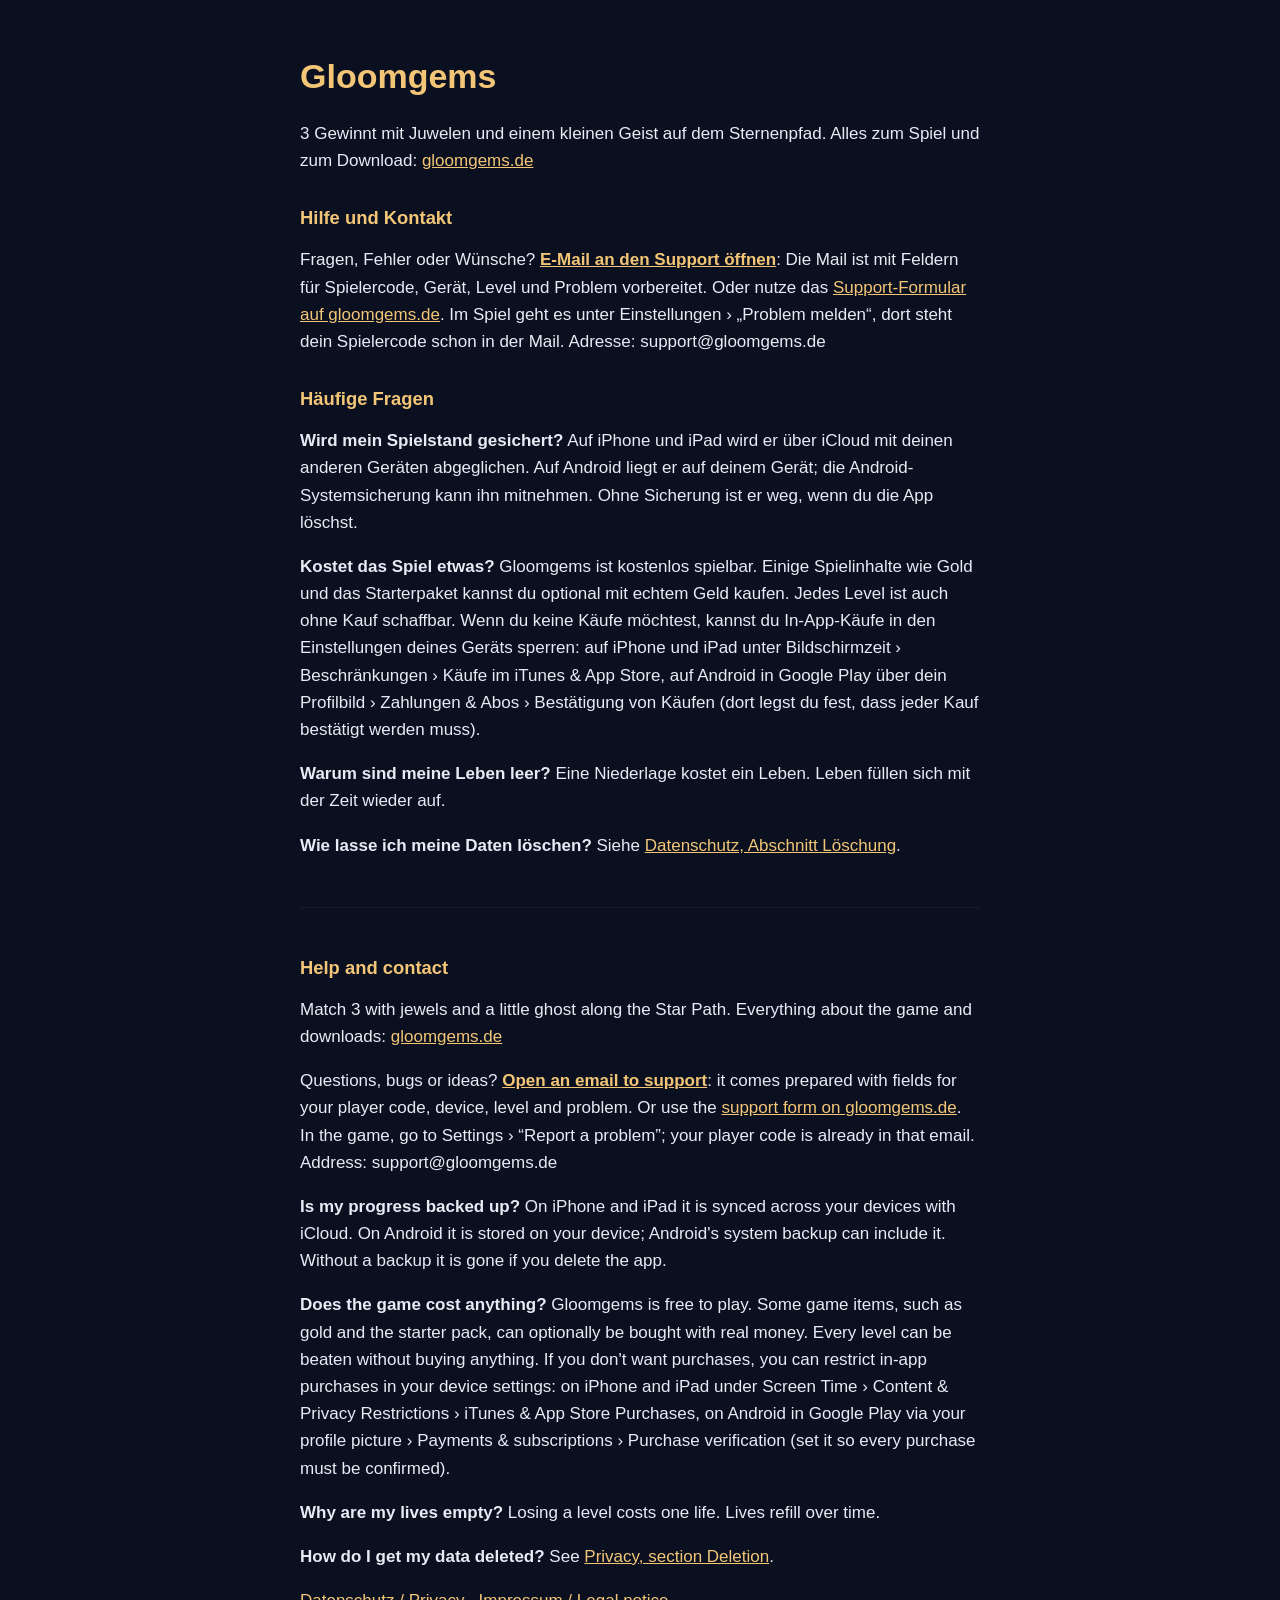
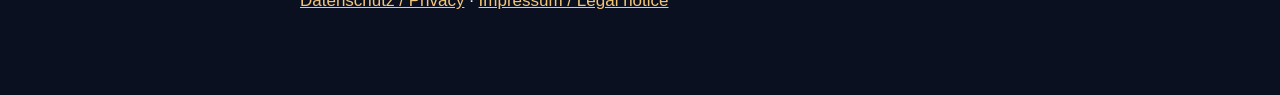
<file: index.html>
<!doctype html>
<html lang="de">
<head>
<meta charset="utf-8">
<meta name="viewport" content="width=device-width, initial-scale=1">
<title>Gloomgems: Hilfe und Kontakt</title>
<link rel="stylesheet" href="style.css">
</head>
<body>
<main>
<h1>Gloomgems</h1>
<p>3 Gewinnt mit Juwelen und einem kleinen Geist auf dem Sternenpfad. Alles zum Spiel und zum Download: <a href="https://gloomgems.de/de/">gloomgems.de</a></p>

<h2>Hilfe und Kontakt</h2>
<p>Fragen, Fehler oder Wünsche? <a href="mailto:support@gloomgems.de?subject=Gloomgems%3A%20Problem&amp;body=Spielercode%20%28Einstellungen%20im%20Spiel%29%3A%20GG-%0D%0AGer%C3%A4t%20und%20System%3A%0D%0ALevel%3A%0D%0AWas%20ist%20passiert%3F%0D%0A%0D%0A"><strong>E-Mail an den Support öffnen</strong></a>: Die Mail ist mit Feldern für Spielercode, Gerät, Level und Problem vorbereitet. Oder nutze das <a href="https://gloomgems.de/de/support/">Support-Formular auf gloomgems.de</a>. Im Spiel geht es unter Einstellungen › „Problem melden“, dort steht dein Spielercode schon in der Mail. Adresse: support@gloomgems.de</p>

<h2>Häufige Fragen</h2>
<p><strong>Wird mein Spielstand gesichert?</strong> Auf iPhone und iPad wird er über iCloud mit deinen anderen Geräten abgeglichen. Auf Android liegt er auf deinem Gerät; die Android-Systemsicherung kann ihn mitnehmen. Ohne Sicherung ist er weg, wenn du die App löschst.</p>
<p><strong>Kostet das Spiel etwas?</strong> Gloomgems ist kostenlos spielbar. Einige Spielinhalte wie Gold und das Starterpaket kannst du optional mit echtem Geld kaufen. Jedes Level ist auch ohne Kauf schaffbar. Wenn du keine Käufe möchtest, kannst du In-App-Käufe in den Einstellungen deines Geräts sperren: auf iPhone und iPad unter Bildschirmzeit › Beschränkungen › Käufe im iTunes &amp; App Store, auf Android in Google Play über dein Profilbild › Zahlungen &amp; Abos › Bestätigung von Käufen (dort legst du fest, dass jeder Kauf bestätigt werden muss).</p>
<p><strong>Warum sind meine Leben leer?</strong> Eine Niederlage kostet ein Leben. Leben füllen sich mit der Zeit wieder auf.</p>
<p><strong>Wie lasse ich meine Daten löschen?</strong> Siehe <a href="datenschutz.html#loeschung">Datenschutz, Abschnitt Löschung</a>.</p>

<hr>

<h2>Help and contact</h2>
<p>Match 3 with jewels and a little ghost along the Star Path. Everything about the game and downloads: <a href="https://gloomgems.de/en/">gloomgems.de</a></p>
<p>Questions, bugs or ideas? <a href="mailto:support@gloomgems.de?subject=Gloomgems%3A%20Problem&amp;body=Player%20code%20%28game%20settings%29%3A%20GG-%0D%0ADevice%20and%20system%3A%0D%0ALevel%3A%0D%0AWhat%20happened%3F%0D%0A%0D%0A"><strong>Open an email to support</strong></a>: it comes prepared with fields for your player code, device, level and problem. Or use the <a href="https://gloomgems.de/en/support/">support form on gloomgems.de</a>. In the game, go to Settings › “Report a problem”; your player code is already in that email. Address: support@gloomgems.de</p>
<p><strong>Is my progress backed up?</strong> On iPhone and iPad it is synced across your devices with iCloud. On Android it is stored on your device; Android's system backup can include it. Without a backup it is gone if you delete the app.</p>
<p><strong>Does the game cost anything?</strong> Gloomgems is free to play. Some game items, such as gold and the starter pack, can optionally be bought with real money. Every level can be beaten without buying anything. If you don't want purchases, you can restrict in-app purchases in your device settings: on iPhone and iPad under Screen Time › Content &amp; Privacy Restrictions › iTunes &amp; App Store Purchases, on Android in Google Play via your profile picture › Payments &amp; subscriptions › Purchase verification (set it so every purchase must be confirmed).</p>
<p><strong>Why are my lives empty?</strong> Losing a level costs one life. Lives refill over time.</p>
<p><strong>How do I get my data deleted?</strong> See <a href="datenschutz.html#deletion">Privacy, section Deletion</a>.</p>

<p><a href="datenschutz.html">Datenschutz / Privacy</a> · <a href="impressum.html">Impressum / Legal notice</a></p>
</main>
</body>
</html>
</file>
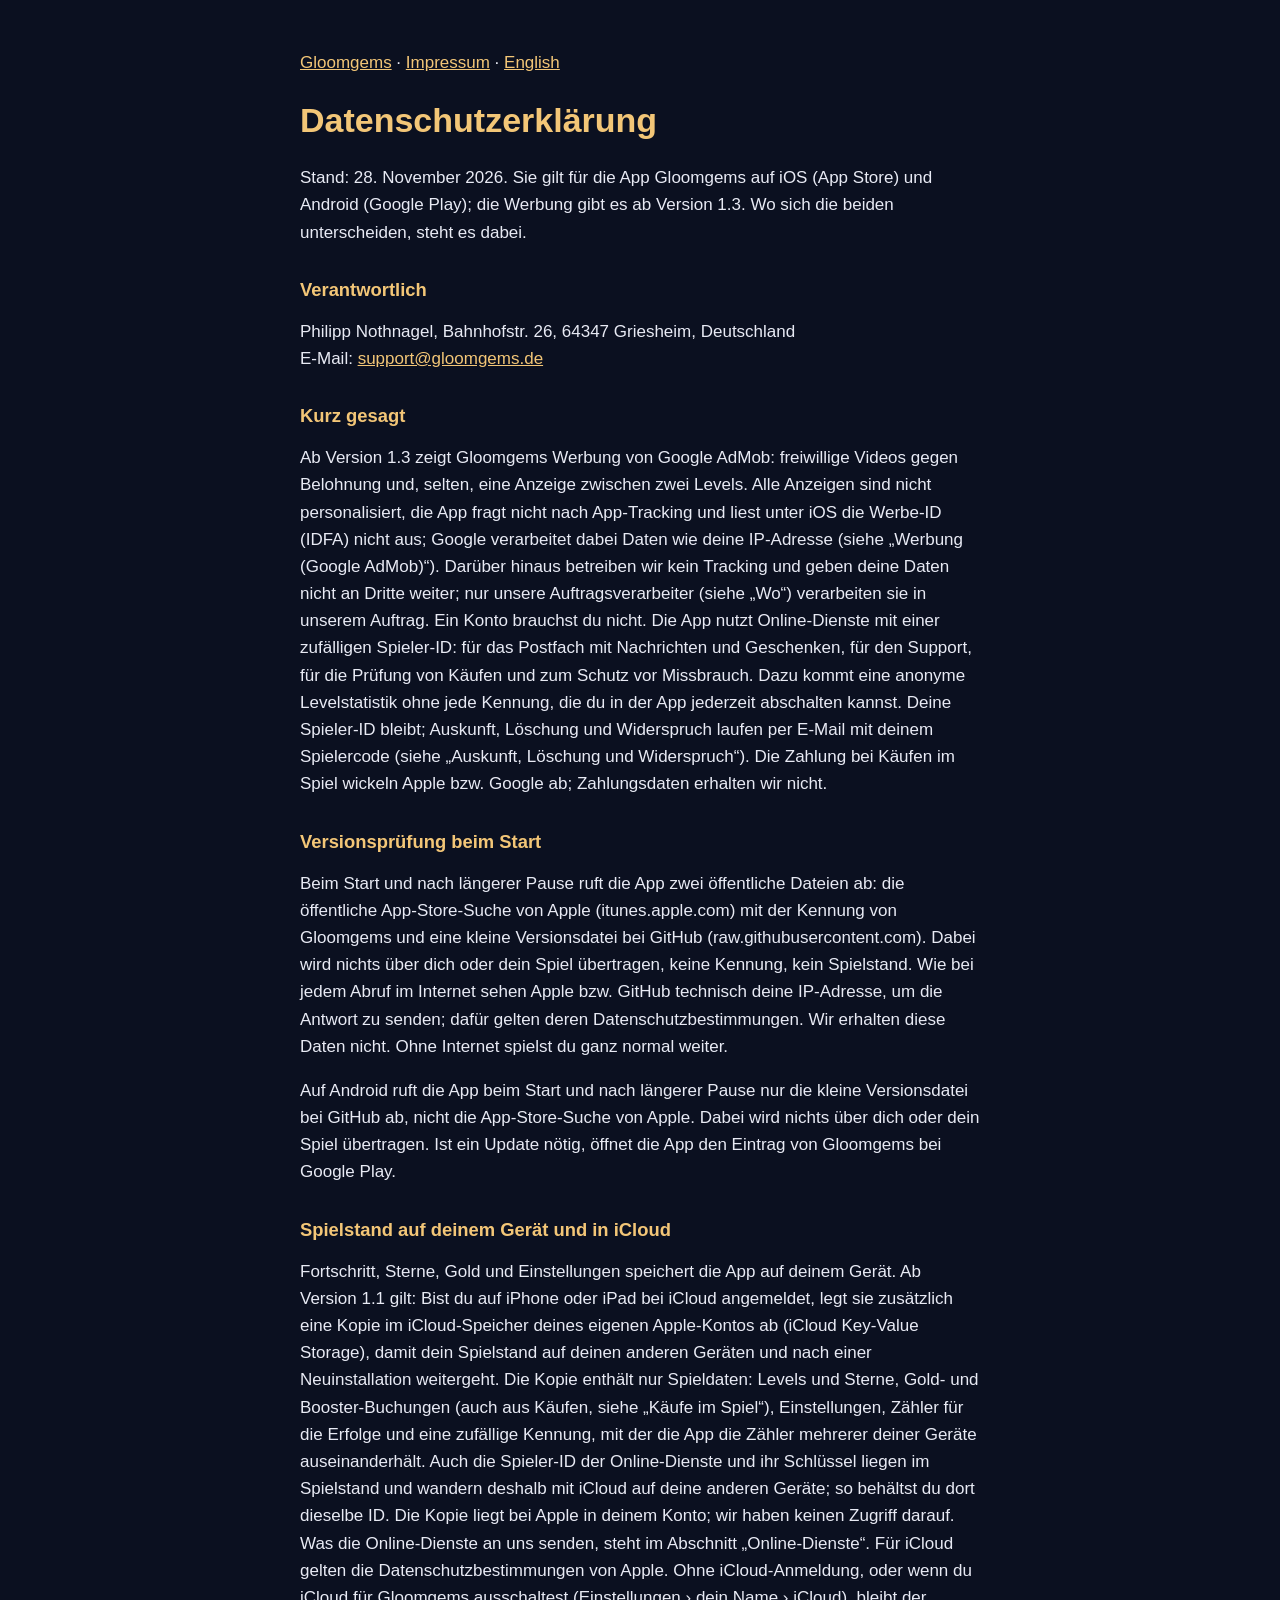
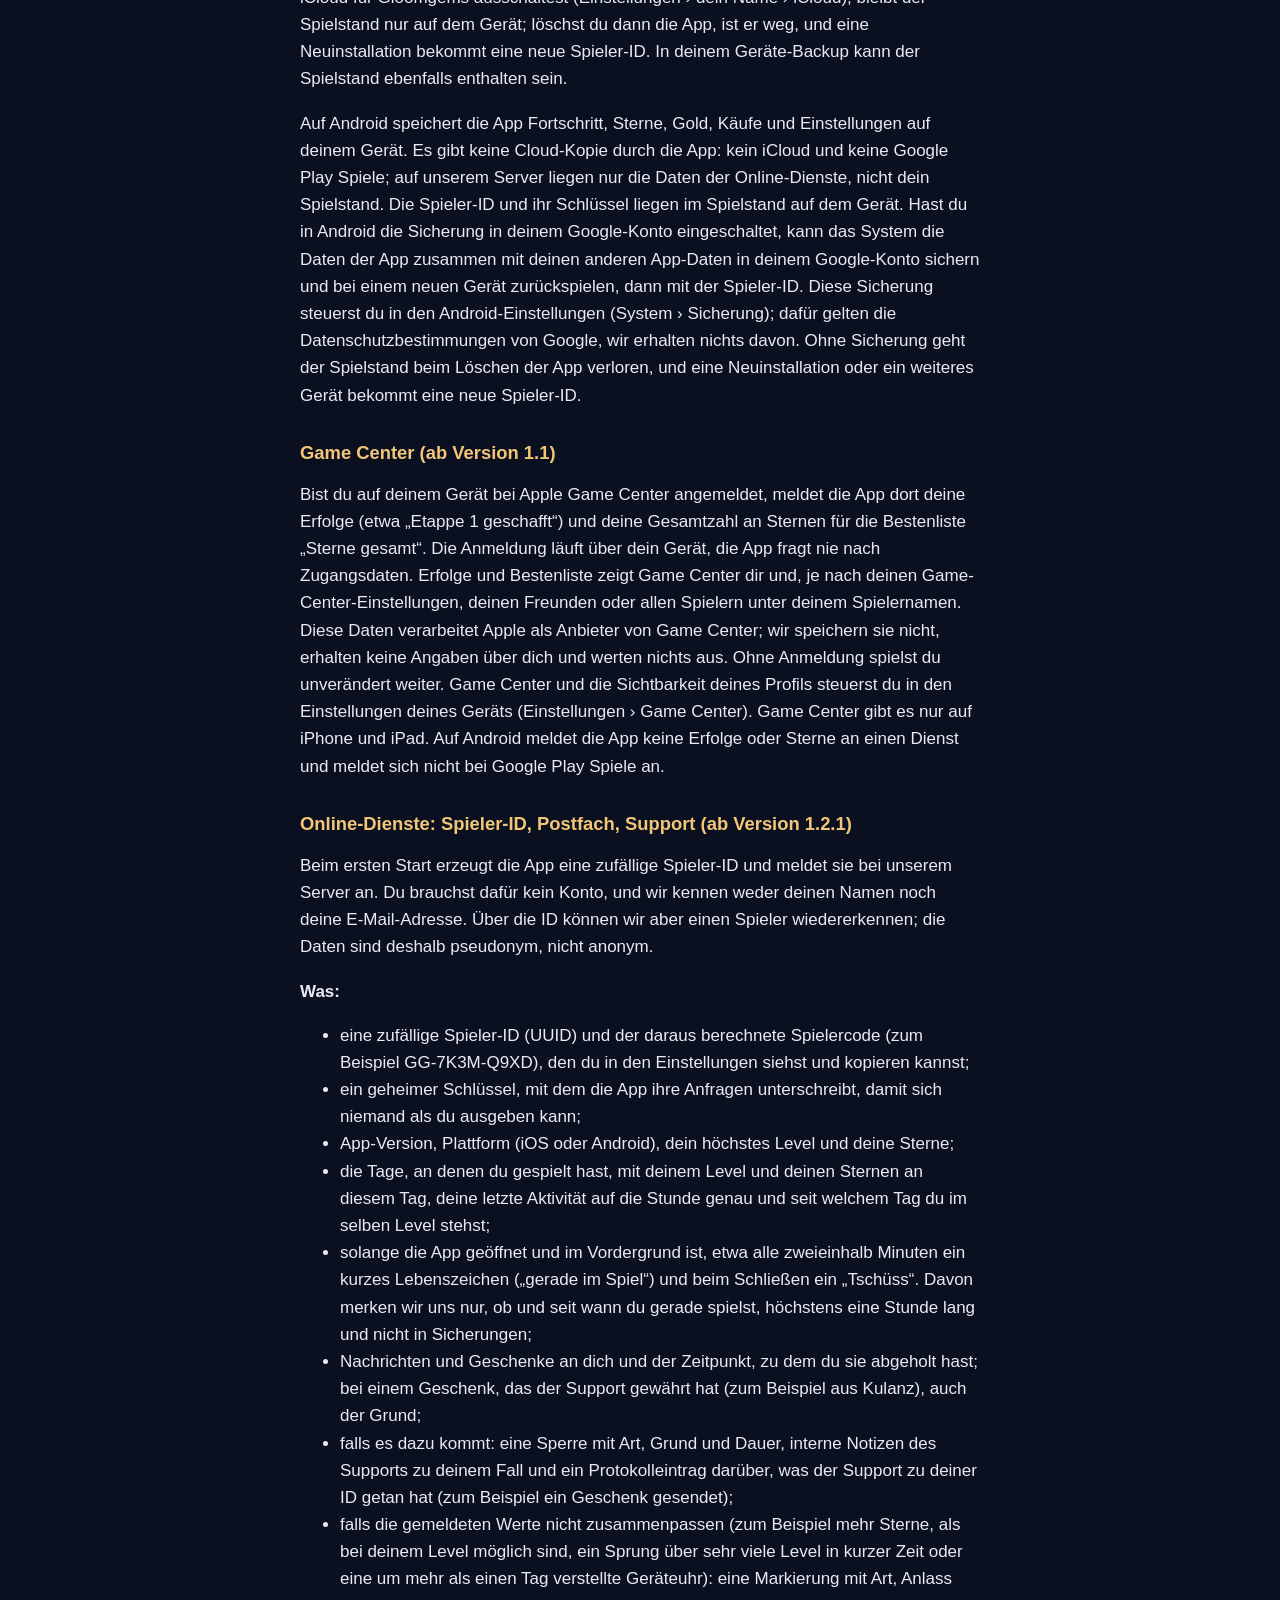
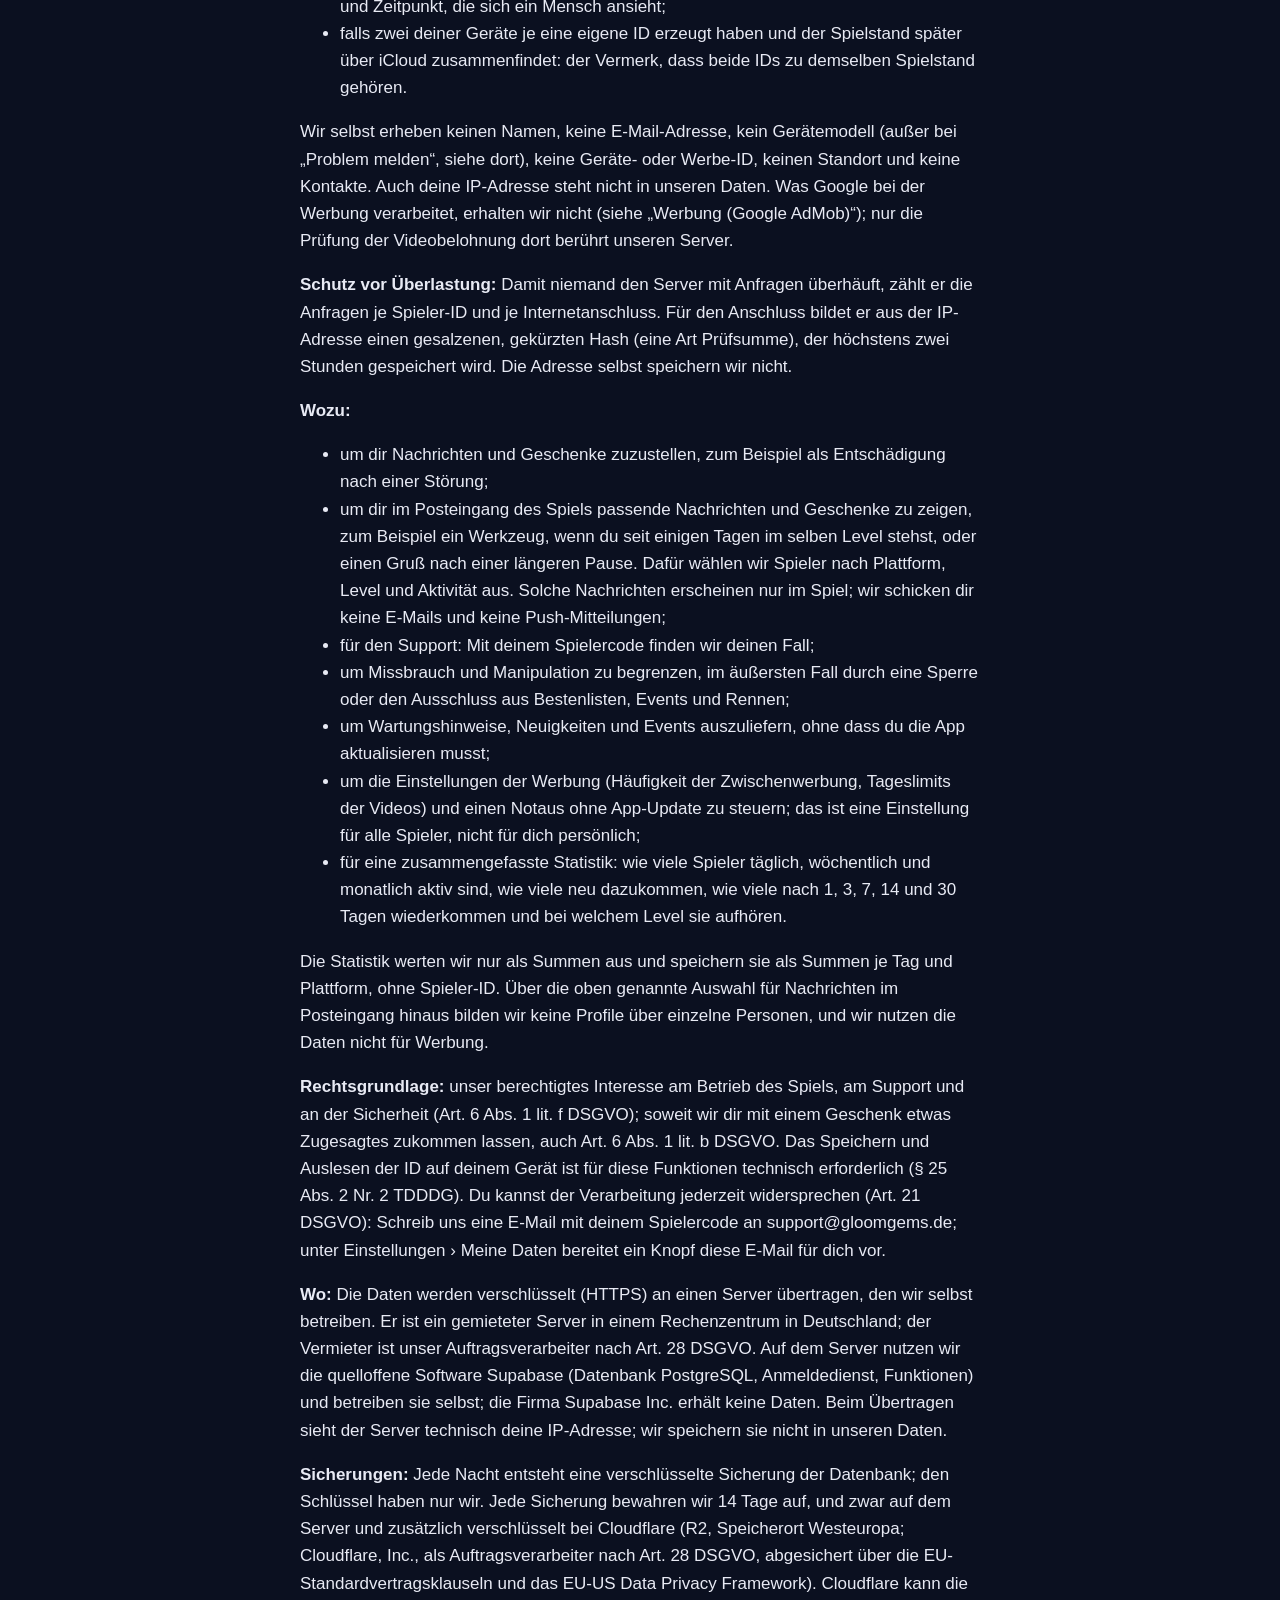
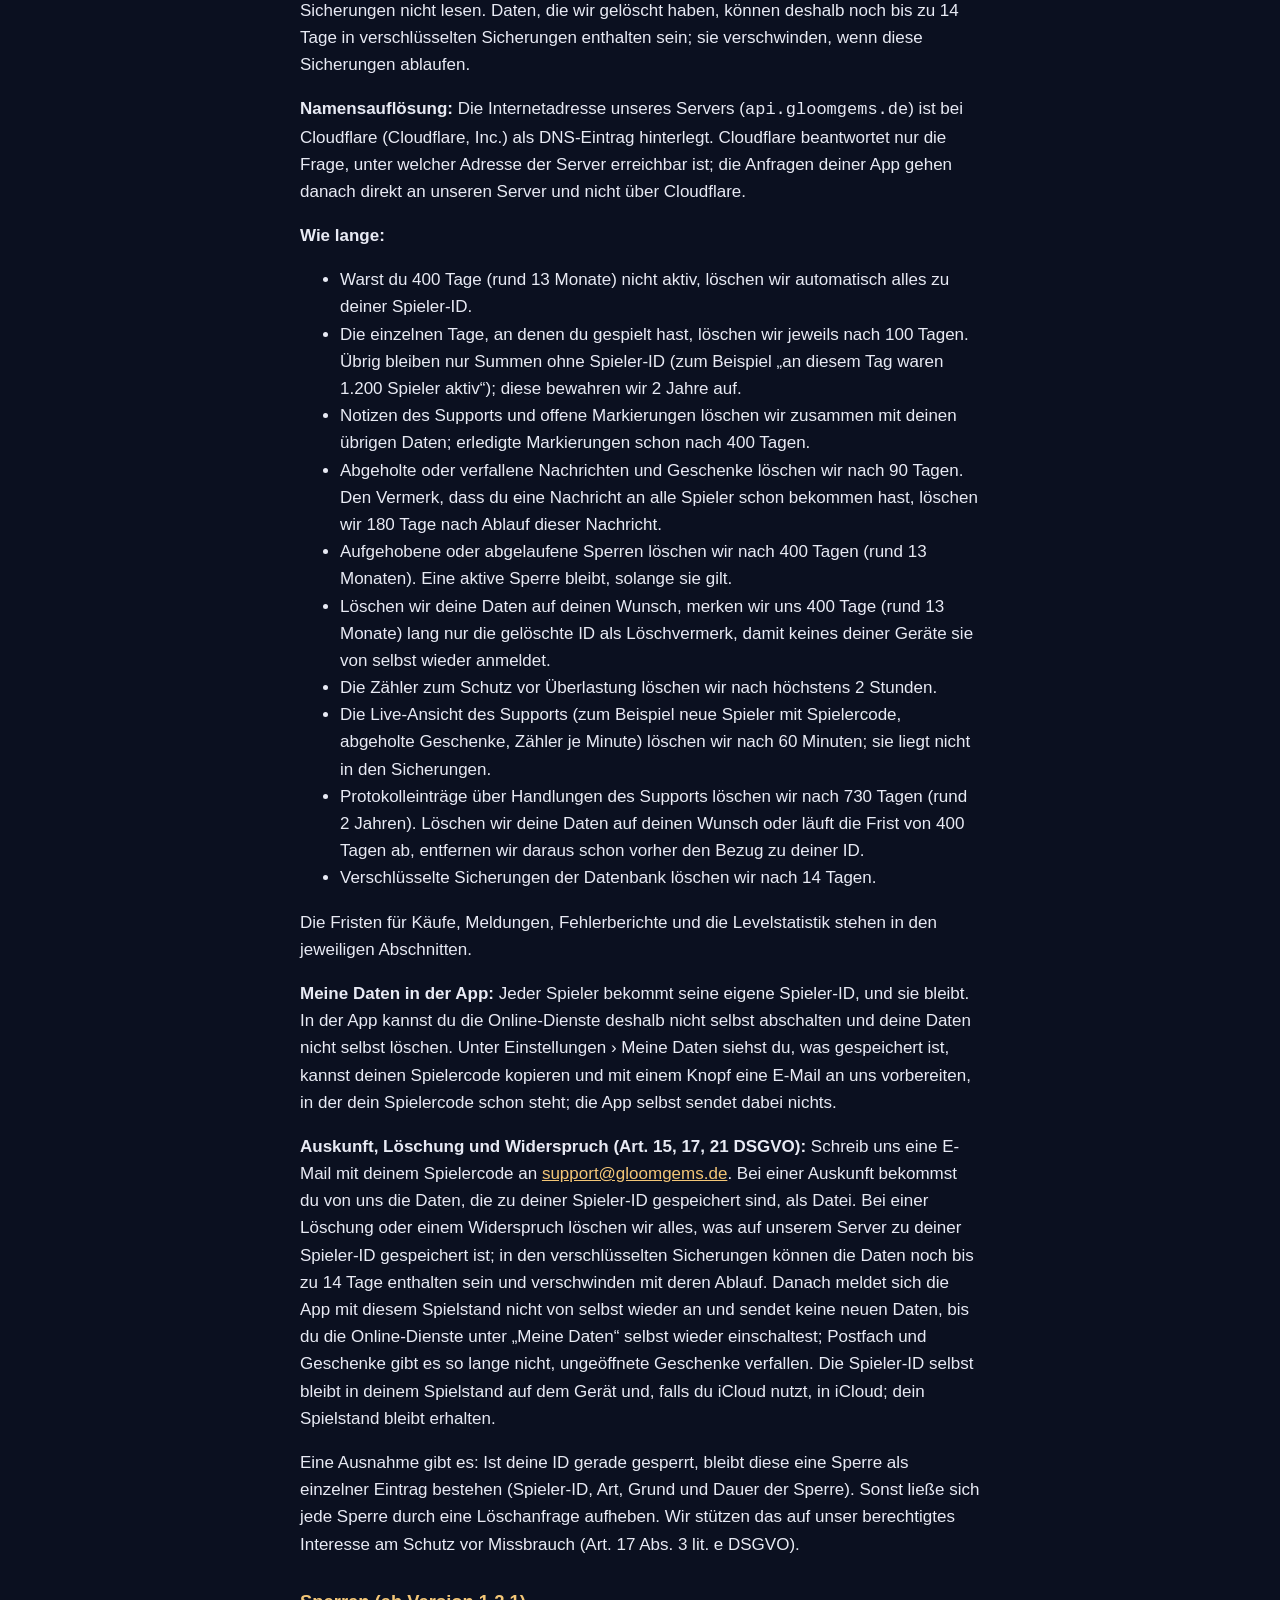
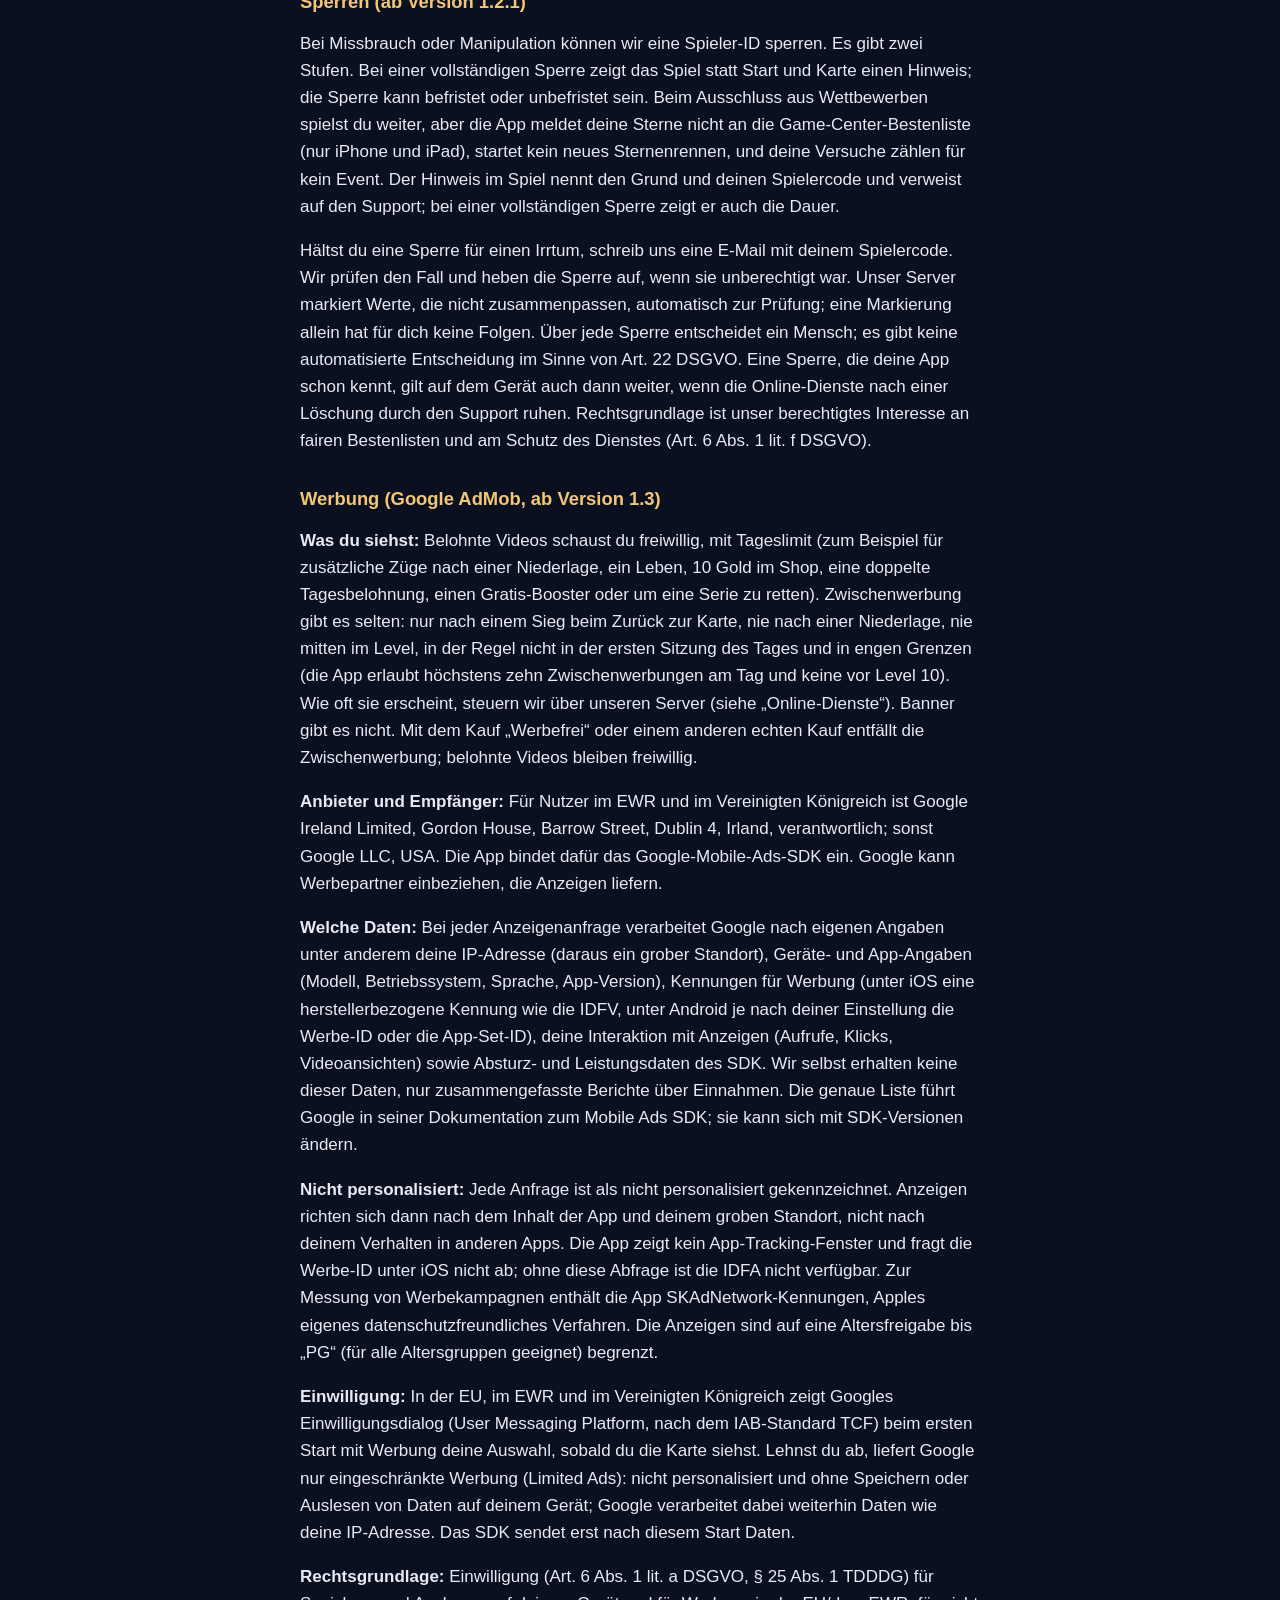
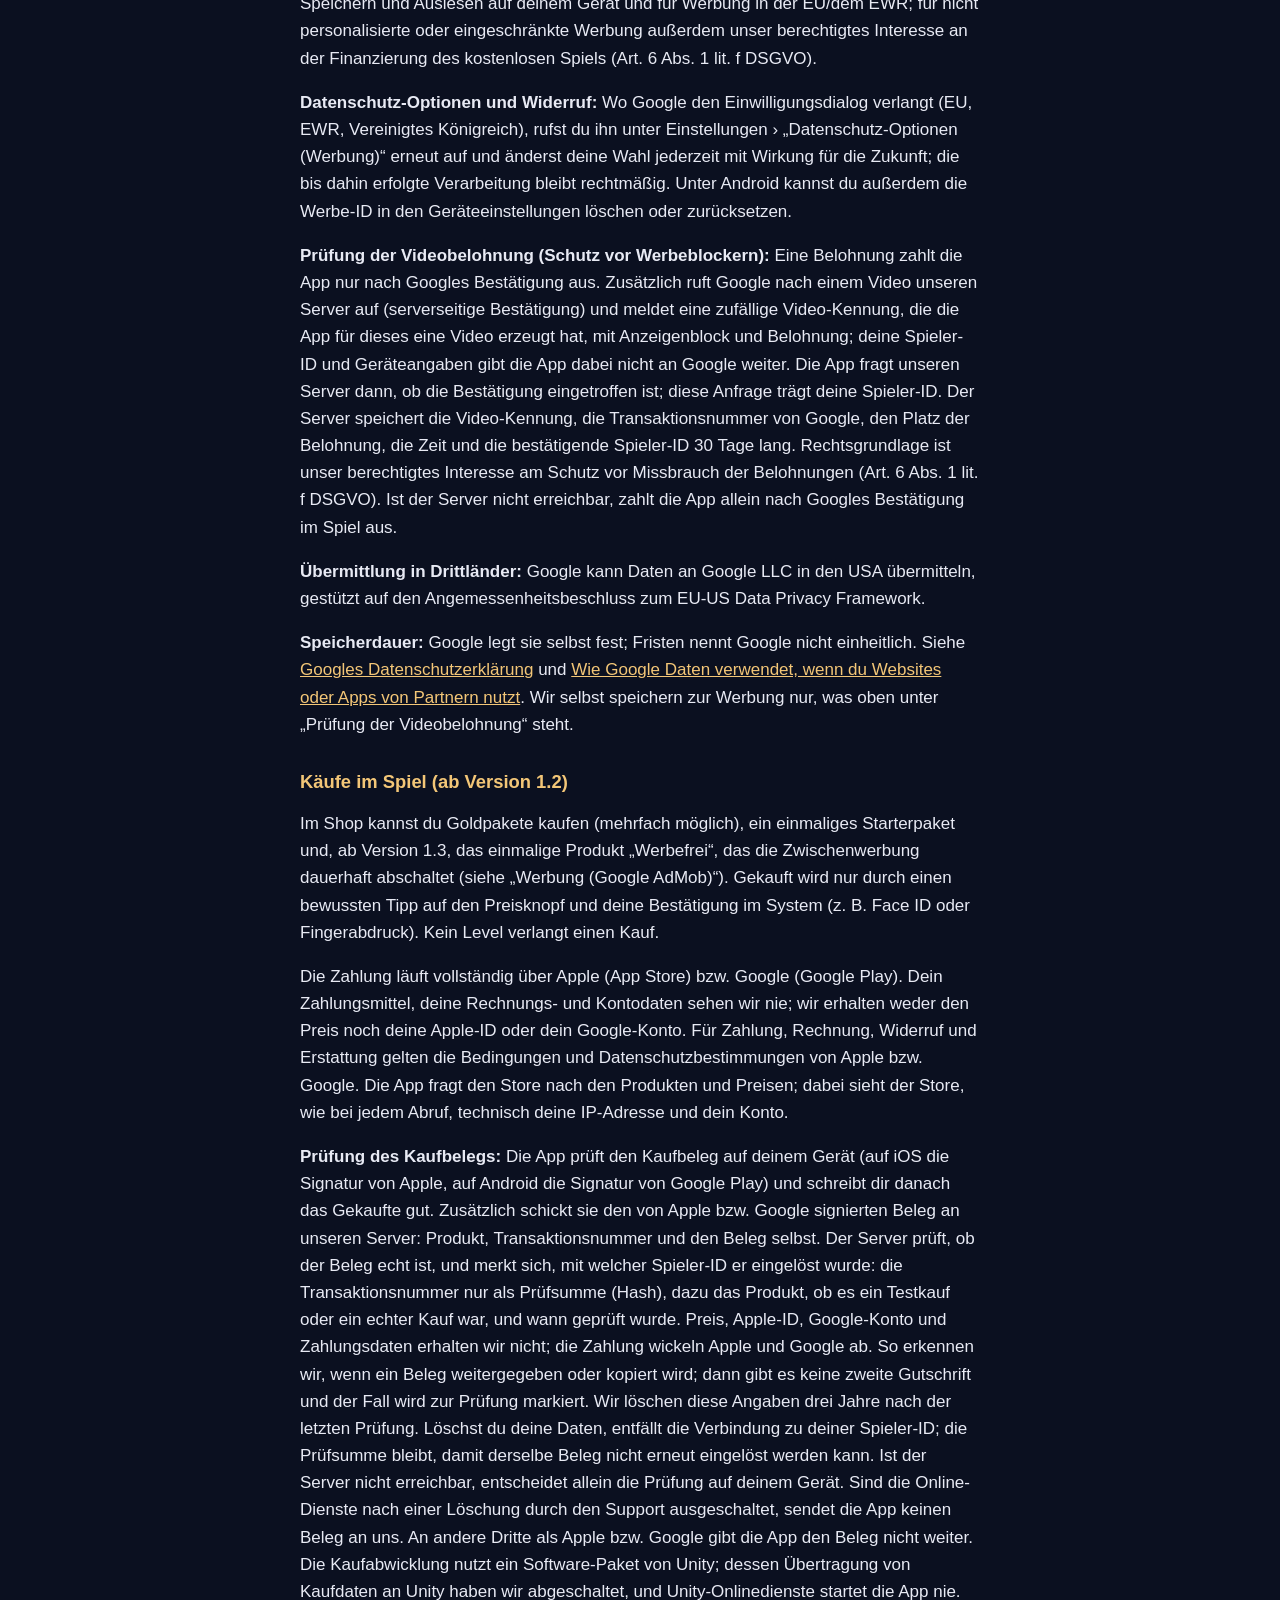
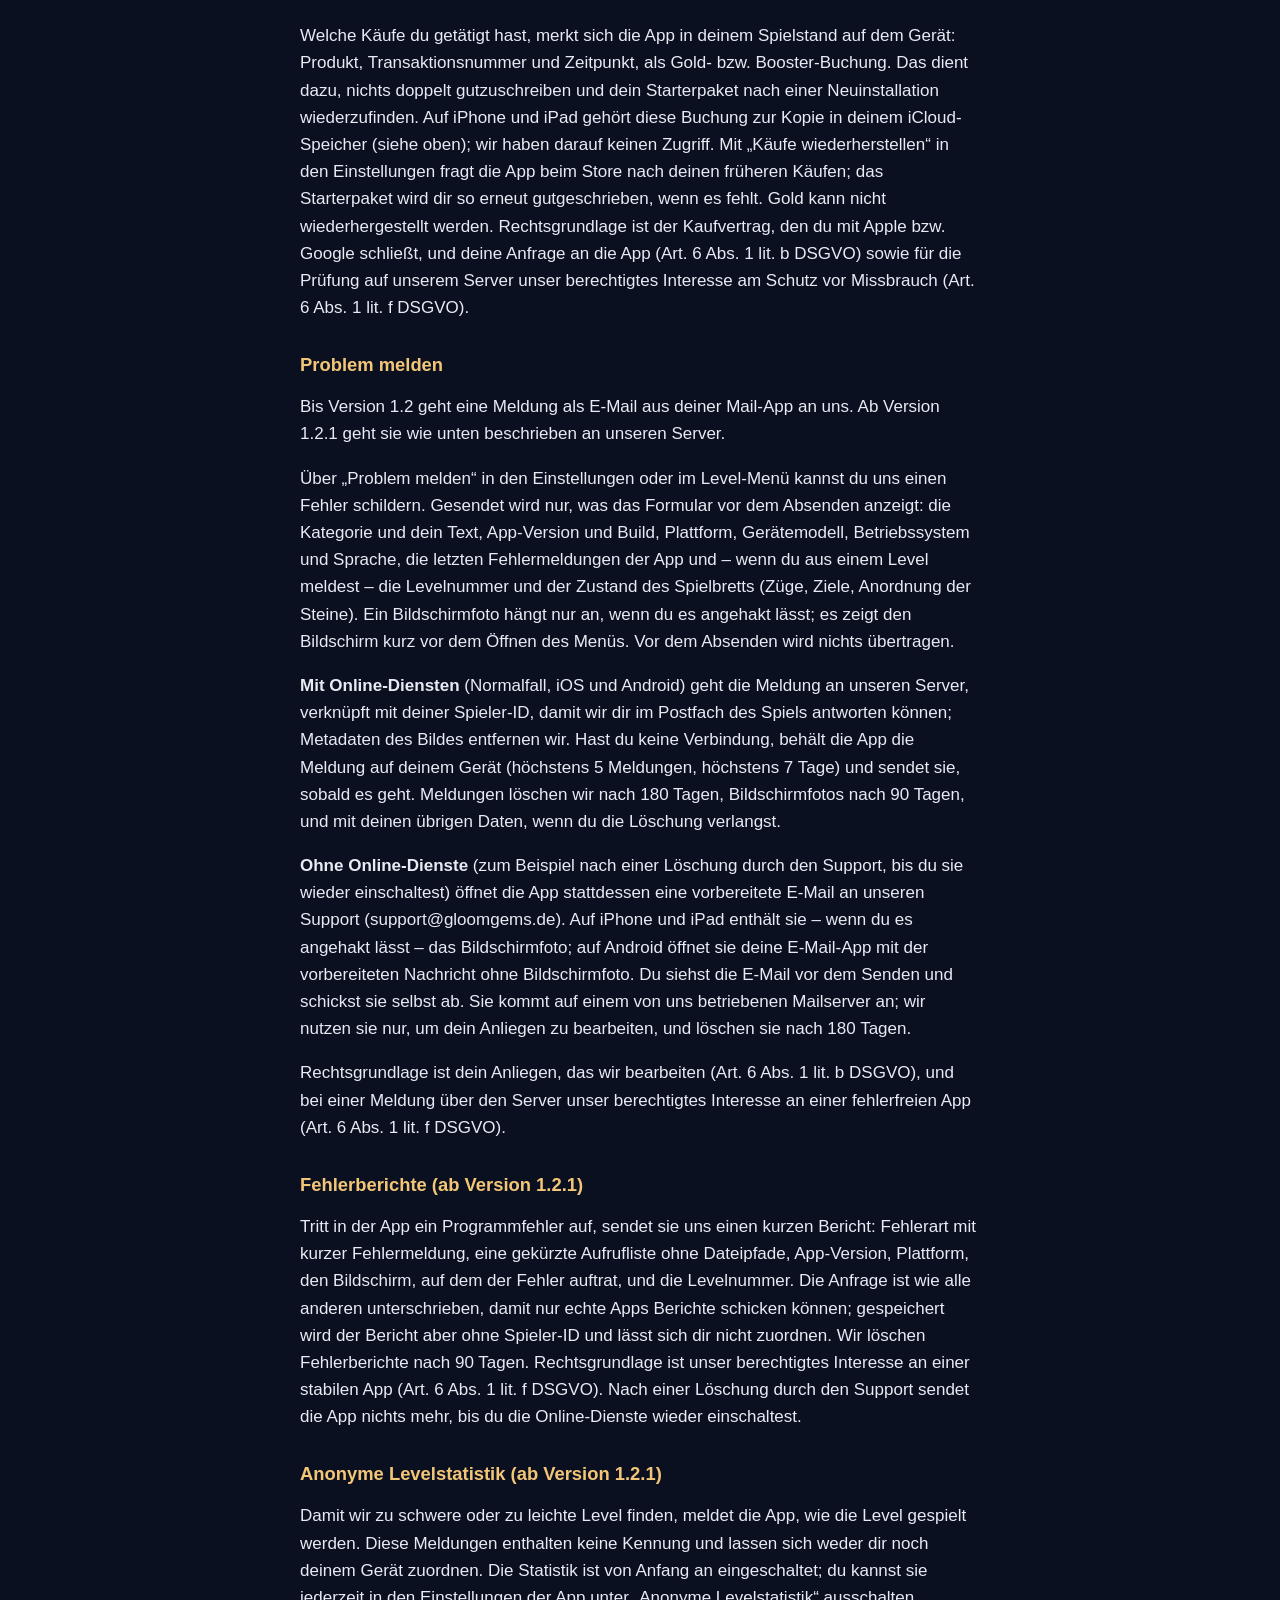
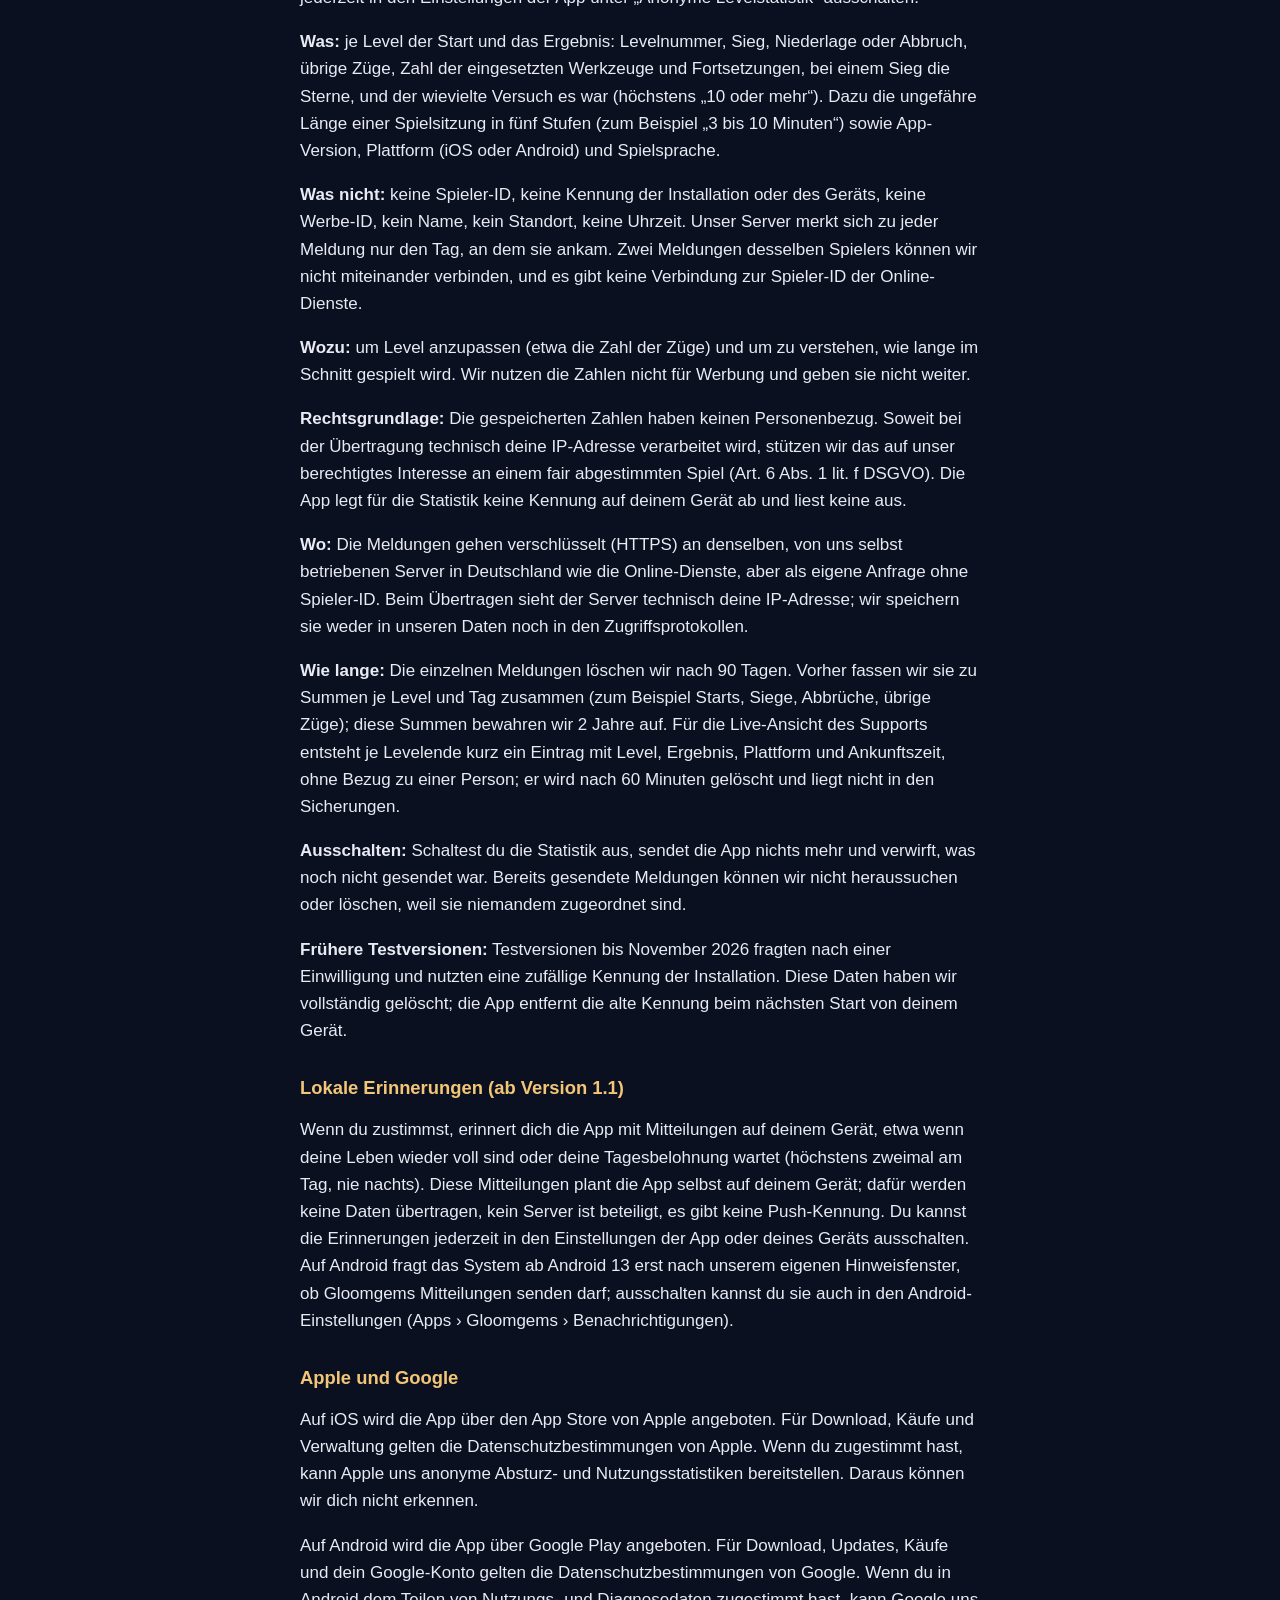
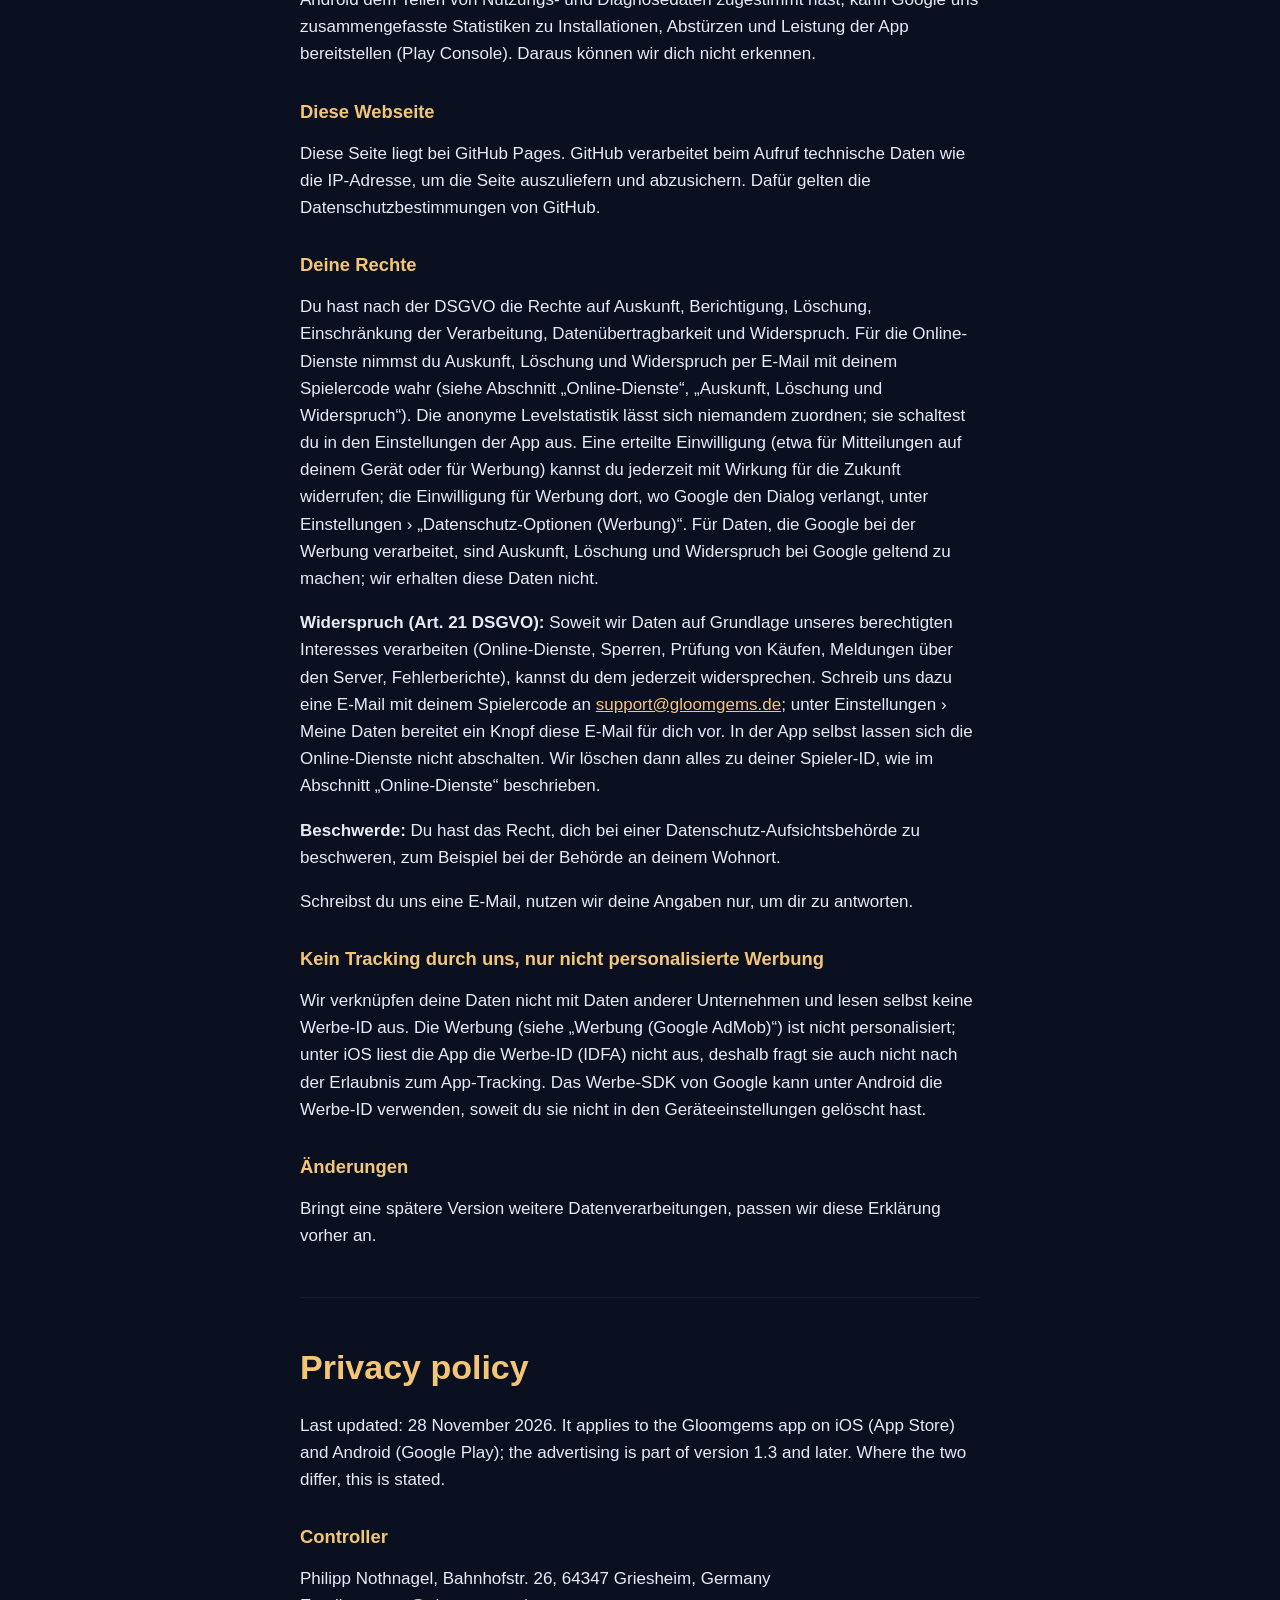
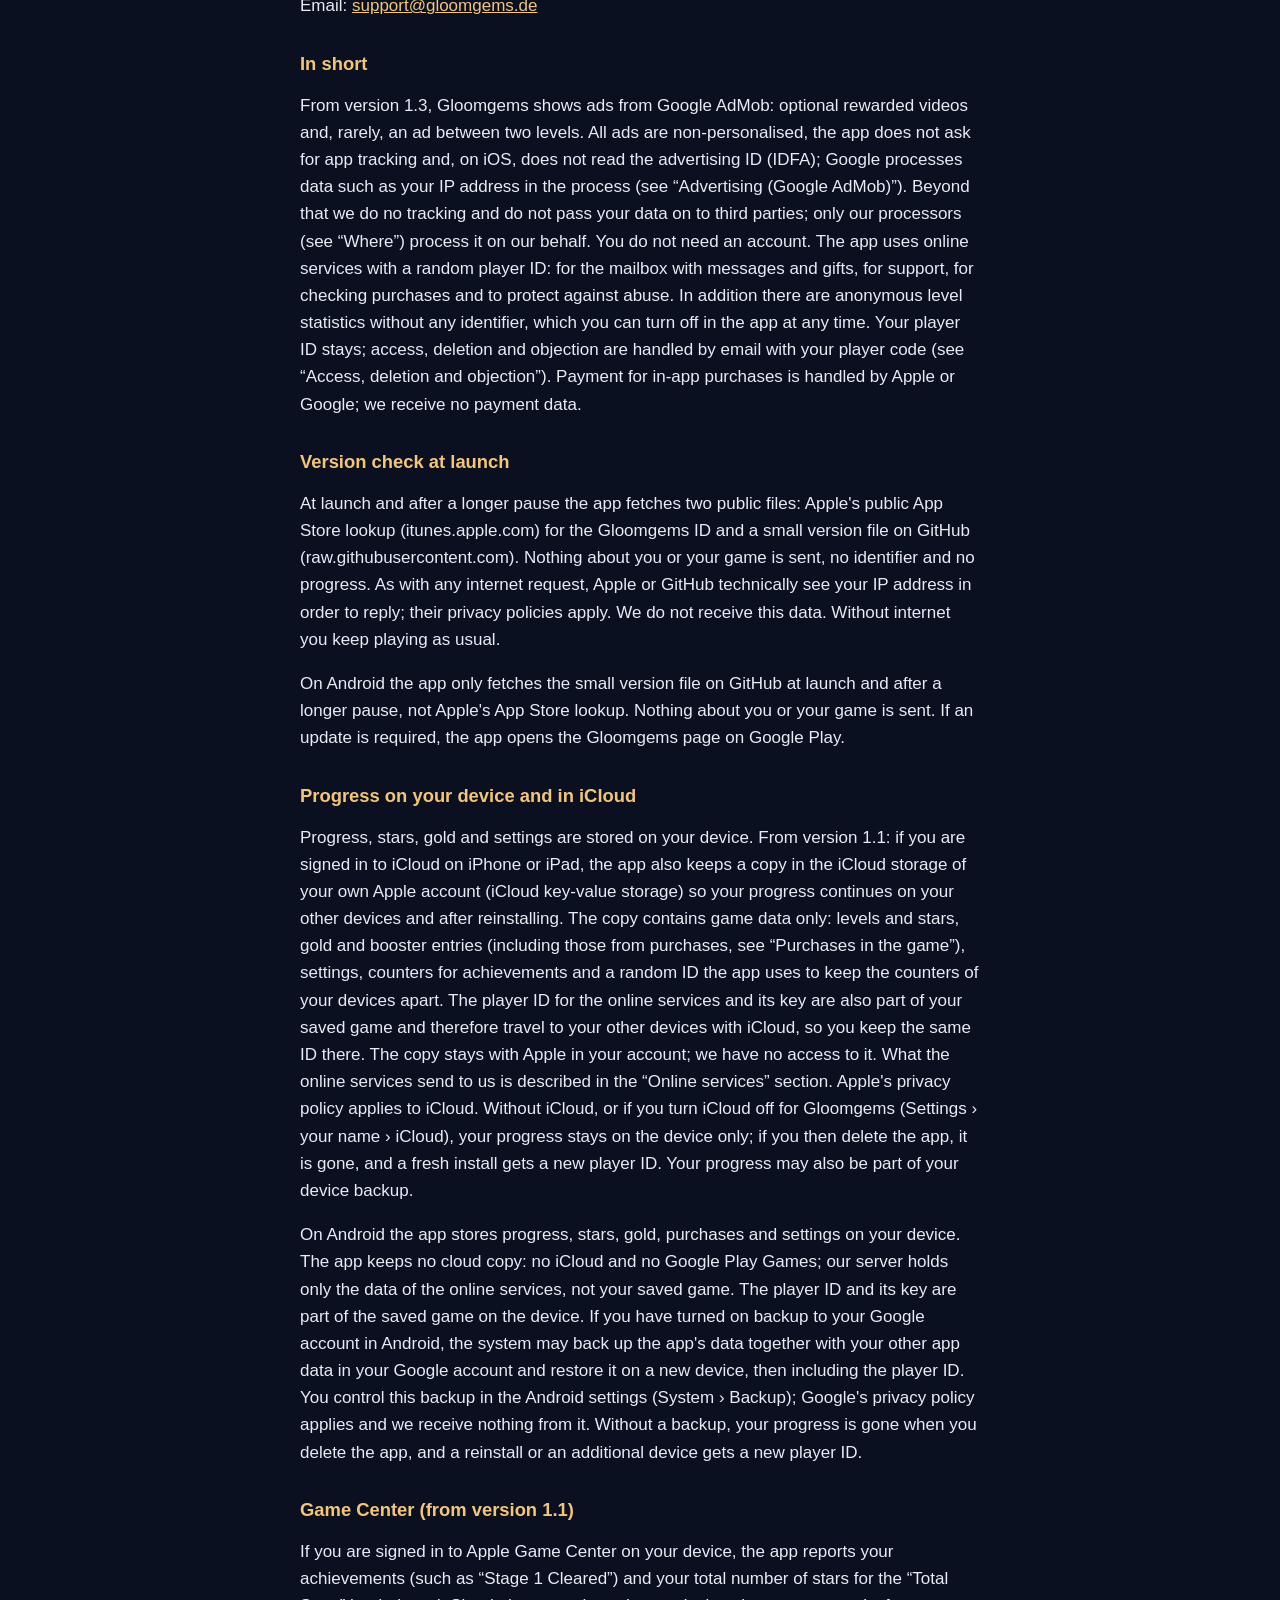
<file: datenschutz.html>
<!doctype html>
<html lang="de">
<head>
<meta charset="utf-8">
<meta name="viewport" content="width=device-width, initial-scale=1">
<title>Gloomgems: Datenschutz</title>
<link rel="stylesheet" href="style.css">
</head>
<body>
<main>

<p><a href="index.html">Gloomgems</a> · <a href="impressum.html">Impressum</a> · <a href="#en">English</a></p>

<h1>Datenschutzerklärung</h1>
<p>Stand: 28. November 2026. Sie gilt für die App Gloomgems auf iOS (App Store) und Android (Google Play); die Werbung gibt es ab Version 1.3. Wo sich die beiden unterscheiden, steht es dabei.</p>

<h2>Verantwortlich</h2>
<p>Philipp Nothnagel, Bahnhofstr. 26, 64347 Griesheim, Deutschland<br>
E-Mail: <a href="mailto:support@gloomgems.de">support@gloomgems.de</a></p>

<h2>Kurz gesagt</h2>
<p>Ab Version 1.3 zeigt Gloomgems Werbung von Google AdMob: freiwillige Videos gegen Belohnung und, selten, eine Anzeige zwischen zwei Levels. Alle Anzeigen sind nicht personalisiert, die App fragt nicht nach App-Tracking und liest unter iOS die Werbe-ID (IDFA) nicht aus; Google verarbeitet dabei Daten wie deine IP-Adresse (siehe „Werbung (Google AdMob)“). Darüber hinaus betreiben wir kein Tracking und geben deine Daten nicht an Dritte weiter; nur unsere Auftragsverarbeiter (siehe „Wo“) verarbeiten sie in unserem Auftrag. Ein Konto brauchst du nicht. Die App nutzt Online-Dienste mit einer zufälligen Spieler-ID: für das Postfach mit Nachrichten und Geschenken, für den Support, für die Prüfung von Käufen und zum Schutz vor Missbrauch. Dazu kommt eine anonyme Levelstatistik ohne jede Kennung, die du in der App jederzeit abschalten kannst. Deine Spieler-ID bleibt; Auskunft, Löschung und Widerspruch laufen per E-Mail mit deinem Spielercode (siehe „Auskunft, Löschung und Widerspruch“). Die Zahlung bei Käufen im Spiel wickeln Apple bzw. Google ab; Zahlungsdaten erhalten wir nicht.</p>

<h2>Versionsprüfung beim Start</h2>
<p>Beim Start und nach längerer Pause ruft die App zwei öffentliche Dateien ab: die öffentliche App-Store-Suche von Apple (itunes.apple.com) mit der Kennung von Gloomgems und eine kleine Versionsdatei bei GitHub (raw.githubusercontent.com). Dabei wird nichts über dich oder dein Spiel übertragen, keine Kennung, kein Spielstand. Wie bei jedem Abruf im Internet sehen Apple bzw. GitHub technisch deine IP-Adresse, um die Antwort zu senden; dafür gelten deren Datenschutzbestimmungen. Wir erhalten diese Daten nicht. Ohne Internet spielst du ganz normal weiter.</p>
<p>Auf Android ruft die App beim Start und nach längerer Pause nur die kleine Versionsdatei bei GitHub ab, nicht die App-Store-Suche von Apple. Dabei wird nichts über dich oder dein Spiel übertragen. Ist ein Update nötig, öffnet die App den Eintrag von Gloomgems bei Google Play.</p>

<h2>Spielstand auf deinem Gerät und in iCloud</h2>
<p>Fortschritt, Sterne, Gold und Einstellungen speichert die App auf deinem Gerät. Ab Version 1.1 gilt: Bist du auf iPhone oder iPad bei iCloud angemeldet, legt sie zusätzlich eine Kopie im iCloud-Speicher deines eigenen Apple-Kontos ab (iCloud Key-Value Storage), damit dein Spielstand auf deinen anderen Geräten und nach einer Neuinstallation weitergeht. Die Kopie enthält nur Spieldaten: Levels und Sterne, Gold- und Booster-Buchungen (auch aus Käufen, siehe „Käufe im Spiel“), Einstellungen, Zähler für die Erfolge und eine zufällige Kennung, mit der die App die Zähler mehrerer deiner Geräte auseinanderhält. Auch die Spieler-ID der Online-Dienste und ihr Schlüssel liegen im Spielstand und wandern deshalb mit iCloud auf deine anderen Geräte; so behältst du dort dieselbe ID. Die Kopie liegt bei Apple in deinem Konto; wir haben keinen Zugriff darauf. Was die Online-Dienste an uns senden, steht im Abschnitt „Online-Dienste“. Für iCloud gelten die Datenschutzbestimmungen von Apple. Ohne iCloud-Anmeldung, oder wenn du iCloud für Gloomgems ausschaltest (Einstellungen › dein Name › iCloud), bleibt der Spielstand nur auf dem Gerät; löschst du dann die App, ist er weg, und eine Neuinstallation bekommt eine neue Spieler-ID. In deinem Geräte-Backup kann der Spielstand ebenfalls enthalten sein.</p>
<p>Auf Android speichert die App Fortschritt, Sterne, Gold, Käufe und Einstellungen auf deinem Gerät. Es gibt keine Cloud-Kopie durch die App: kein iCloud und keine Google Play Spiele; auf unserem Server liegen nur die Daten der Online-Dienste, nicht dein Spielstand. Die Spieler-ID und ihr Schlüssel liegen im Spielstand auf dem Gerät. Hast du in Android die Sicherung in deinem Google-Konto eingeschaltet, kann das System die Daten der App zusammen mit deinen anderen App-Daten in deinem Google-Konto sichern und bei einem neuen Gerät zurückspielen, dann mit der Spieler-ID. Diese Sicherung steuerst du in den Android-Einstellungen (System › Sicherung); dafür gelten die Datenschutzbestimmungen von Google, wir erhalten nichts davon. Ohne Sicherung geht der Spielstand beim Löschen der App verloren, und eine Neuinstallation oder ein weiteres Gerät bekommt eine neue Spieler-ID.</p>

<h2>Game Center (ab Version 1.1)</h2>
<p>Bist du auf deinem Gerät bei Apple Game Center angemeldet, meldet die App dort deine Erfolge (etwa „Etappe 1 geschafft“) und deine Gesamtzahl an Sternen für die Bestenliste „Sterne gesamt“. Die Anmeldung läuft über dein Gerät, die App fragt nie nach Zugangsdaten. Erfolge und Bestenliste zeigt Game Center dir und, je nach deinen Game-Center-Einstellungen, deinen Freunden oder allen Spielern unter deinem Spielernamen. Diese Daten verarbeitet Apple als Anbieter von Game Center; wir speichern sie nicht, erhalten keine Angaben über dich und werten nichts aus. Ohne Anmeldung spielst du unverändert weiter. Game Center und die Sichtbarkeit deines Profils steuerst du in den Einstellungen deines Geräts (Einstellungen › Game Center). Game Center gibt es nur auf iPhone und iPad. Auf Android meldet die App keine Erfolge oder Sterne an einen Dienst und meldet sich nicht bei Google Play Spiele an.</p>

<h2>Online-Dienste: Spieler-ID, Postfach, Support (ab Version 1.2.1)</h2>
<p>Beim ersten Start erzeugt die App eine zufällige Spieler-ID und meldet sie bei unserem Server an. Du brauchst dafür kein Konto, und wir kennen weder deinen Namen noch deine E-Mail-Adresse. Über die ID können wir aber einen Spieler wiedererkennen; die Daten sind deshalb pseudonym, nicht anonym.</p>
<p><strong>Was:</strong></p>
<ul>
<li>eine zufällige Spieler-ID (UUID) und der daraus berechnete Spielercode (zum Beispiel GG-7K3M-Q9XD), den du in den Einstellungen siehst und kopieren kannst;</li>
<li>ein geheimer Schlüssel, mit dem die App ihre Anfragen unterschreibt, damit sich niemand als du ausgeben kann;</li>
<li>App-Version, Plattform (iOS oder Android), dein höchstes Level und deine Sterne;</li>
<li>die Tage, an denen du gespielt hast, mit deinem Level und deinen Sternen an diesem Tag, deine letzte Aktivität auf die Stunde genau und seit welchem Tag du im selben Level stehst;</li>
<li>solange die App geöffnet und im Vordergrund ist, etwa alle zweieinhalb Minuten ein kurzes Lebenszeichen („gerade im Spiel“) und beim Schließen ein „Tschüss“. Davon merken wir uns nur, ob und seit wann du gerade spielst, höchstens eine Stunde lang und nicht in Sicherungen;</li>
<li>Nachrichten und Geschenke an dich und der Zeitpunkt, zu dem du sie abgeholt hast; bei einem Geschenk, das der Support gewährt hat (zum Beispiel aus Kulanz), auch der Grund;</li>
<li>falls es dazu kommt: eine Sperre mit Art, Grund und Dauer, interne Notizen des Supports zu deinem Fall und ein Protokolleintrag darüber, was der Support zu deiner ID getan hat (zum Beispiel ein Geschenk gesendet);</li>
<li>falls die gemeldeten Werte nicht zusammenpassen (zum Beispiel mehr Sterne, als bei deinem Level möglich sind, ein Sprung über sehr viele Level in kurzer Zeit oder eine um mehr als einen Tag verstellte Geräteuhr): eine Markierung mit Art, Anlass und Zeitpunkt, die sich ein Mensch ansieht;</li>
<li>falls zwei deiner Geräte je eine eigene ID erzeugt haben und der Spielstand später über iCloud zusammenfindet: der Vermerk, dass beide IDs zu demselben Spielstand gehören.</li>
</ul>
<p>Wir selbst erheben keinen Namen, keine E-Mail-Adresse, kein Gerätemodell (außer bei „Problem melden“, siehe dort), keine Geräte- oder Werbe-ID, keinen Standort und keine Kontakte. Auch deine IP-Adresse steht nicht in unseren Daten. Was Google bei der Werbung verarbeitet, erhalten wir nicht (siehe „Werbung (Google AdMob)“); nur die Prüfung der Videobelohnung dort berührt unseren Server.</p>
<p><strong>Schutz vor Überlastung:</strong> Damit niemand den Server mit Anfragen überhäuft, zählt er die Anfragen je Spieler-ID und je Internetanschluss. Für den Anschluss bildet er aus der IP-Adresse einen gesalzenen, gekürzten Hash (eine Art Prüfsumme), der höchstens zwei Stunden gespeichert wird. Die Adresse selbst speichern wir nicht.</p>
<p><strong>Wozu:</strong></p>
<ul>
<li>um dir Nachrichten und Geschenke zuzustellen, zum Beispiel als Entschädigung nach einer Störung;</li>
<li>um dir im Posteingang des Spiels passende Nachrichten und Geschenke zu zeigen, zum Beispiel ein Werkzeug, wenn du seit einigen Tagen im selben Level stehst, oder einen Gruß nach einer längeren Pause. Dafür wählen wir Spieler nach Plattform, Level und Aktivität aus. Solche Nachrichten erscheinen nur im Spiel; wir schicken dir keine E-Mails und keine Push-Mitteilungen;</li>
<li>für den Support: Mit deinem Spielercode finden wir deinen Fall;</li>
<li>um Missbrauch und Manipulation zu begrenzen, im äußersten Fall durch eine Sperre oder den Ausschluss aus Bestenlisten, Events und Rennen;</li>
<li>um Wartungshinweise, Neuigkeiten und Events auszuliefern, ohne dass du die App aktualisieren musst;</li>
<li>um die Einstellungen der Werbung (Häufigkeit der Zwischenwerbung, Tageslimits der Videos) und einen Notaus ohne App-Update zu steuern; das ist eine Einstellung für alle Spieler, nicht für dich persönlich;</li>
<li>für eine zusammengefasste Statistik: wie viele Spieler täglich, wöchentlich und monatlich aktiv sind, wie viele neu dazukommen, wie viele nach 1, 3, 7, 14 und 30 Tagen wiederkommen und bei welchem Level sie aufhören.</li>
</ul>
<p>Die Statistik werten wir nur als Summen aus und speichern sie als Summen je Tag und Plattform, ohne Spieler-ID. Über die oben genannte Auswahl für Nachrichten im Posteingang hinaus bilden wir keine Profile über einzelne Personen, und wir nutzen die Daten nicht für Werbung.</p>
<p><strong>Rechtsgrundlage:</strong> unser berechtigtes Interesse am Betrieb des Spiels, am Support und an der Sicherheit (Art. 6 Abs. 1 lit. f DSGVO); soweit wir dir mit einem Geschenk etwas Zugesagtes zukommen lassen, auch Art. 6 Abs. 1 lit. b DSGVO. Das Speichern und Auslesen der ID auf deinem Gerät ist für diese Funktionen technisch erforderlich (§ 25 Abs. 2 Nr. 2 TDDDG). Du kannst der Verarbeitung jederzeit widersprechen (Art. 21 DSGVO): Schreib uns eine E-Mail mit deinem Spielercode an support@gloomgems.de; unter Einstellungen › Meine Daten bereitet ein Knopf diese E-Mail für dich vor.</p>
<p><strong>Wo:</strong> Die Daten werden verschlüsselt (HTTPS) an einen Server übertragen, den wir selbst betreiben. Er ist ein gemieteter Server in einem Rechenzentrum in Deutschland; der Vermieter ist unser Auftragsverarbeiter nach Art. 28 DSGVO. Auf dem Server nutzen wir die quelloffene Software Supabase (Datenbank PostgreSQL, Anmeldedienst, Funktionen) und betreiben sie selbst; die Firma Supabase Inc. erhält keine Daten. Beim Übertragen sieht der Server technisch deine IP-Adresse; wir speichern sie nicht in unseren Daten.</p>
<p><strong>Sicherungen:</strong> Jede Nacht entsteht eine verschlüsselte Sicherung der Datenbank; den Schlüssel haben nur wir. Jede Sicherung bewahren wir 14 Tage auf, und zwar auf dem Server und zusätzlich verschlüsselt bei Cloudflare (R2, Speicherort Westeuropa; Cloudflare, Inc., als Auftragsverarbeiter nach Art. 28 DSGVO, abgesichert über die EU-Standardvertragsklauseln und das EU-US Data Privacy Framework). Cloudflare kann die Sicherungen nicht lesen. Daten, die wir gelöscht haben, können deshalb noch bis zu 14 Tage in verschlüsselten Sicherungen enthalten sein; sie verschwinden, wenn diese Sicherungen ablaufen.</p>
<p><strong>Namensauflösung:</strong> Die Internetadresse unseres Servers (<code>api.gloomgems.de</code>) ist bei Cloudflare (Cloudflare, Inc.) als DNS-Eintrag hinterlegt. Cloudflare beantwortet nur die Frage, unter welcher Adresse der Server erreichbar ist; die Anfragen deiner App gehen danach direkt an unseren Server und nicht über Cloudflare.</p>
<p><strong>Wie lange:</strong></p>
<ul>
<li>Warst du 400 Tage (rund 13 Monate) nicht aktiv, löschen wir automatisch alles zu deiner Spieler-ID.</li>
<li>Die einzelnen Tage, an denen du gespielt hast, löschen wir jeweils nach 100 Tagen. Übrig bleiben nur Summen ohne Spieler-ID (zum Beispiel „an diesem Tag waren 1.200 Spieler aktiv“); diese bewahren wir 2 Jahre auf.</li>
<li>Notizen des Supports und offene Markierungen löschen wir zusammen mit deinen übrigen Daten; erledigte Markierungen schon nach 400 Tagen.</li>
<li>Abgeholte oder verfallene Nachrichten und Geschenke löschen wir nach 90 Tagen. Den Vermerk, dass du eine Nachricht an alle Spieler schon bekommen hast, löschen wir 180 Tage nach Ablauf dieser Nachricht.</li>
<li>Aufgehobene oder abgelaufene Sperren löschen wir nach 400 Tagen (rund 13 Monaten). Eine aktive Sperre bleibt, solange sie gilt.</li>
<li>Löschen wir deine Daten auf deinen Wunsch, merken wir uns 400 Tage (rund 13 Monate) lang nur die gelöschte ID als Löschvermerk, damit keines deiner Geräte sie von selbst wieder anmeldet.</li>
<li>Die Zähler zum Schutz vor Überlastung löschen wir nach höchstens 2 Stunden.</li>
<li>Die Live-Ansicht des Supports (zum Beispiel neue Spieler mit Spielercode, abgeholte Geschenke, Zähler je Minute) löschen wir nach 60 Minuten; sie liegt nicht in den Sicherungen.</li>
<li>Protokolleinträge über Handlungen des Supports löschen wir nach 730 Tagen (rund 2 Jahren). Löschen wir deine Daten auf deinen Wunsch oder läuft die Frist von 400 Tagen ab, entfernen wir daraus schon vorher den Bezug zu deiner ID.</li>
<li>Verschlüsselte Sicherungen der Datenbank löschen wir nach 14 Tagen.</li>
</ul>
<p>Die Fristen für Käufe, Meldungen, Fehlerberichte und die Levelstatistik stehen in den jeweiligen Abschnitten.</p>
<p><strong>Meine Daten in der App:</strong> Jeder Spieler bekommt seine eigene Spieler-ID, und sie bleibt. In der App kannst du die Online-Dienste deshalb nicht selbst abschalten und deine Daten nicht selbst löschen. Unter Einstellungen › Meine Daten siehst du, was gespeichert ist, kannst deinen Spielercode kopieren und mit einem Knopf eine E-Mail an uns vorbereiten, in der dein Spielercode schon steht; die App selbst sendet dabei nichts.</p>
<p id="loeschung"><strong>Auskunft, Löschung und Widerspruch (Art. 15, 17, 21 DSGVO):</strong> Schreib uns eine E-Mail mit deinem Spielercode an <a href="mailto:support@gloomgems.de">support@gloomgems.de</a>. Bei einer Auskunft bekommst du von uns die Daten, die zu deiner Spieler-ID gespeichert sind, als Datei. Bei einer Löschung oder einem Widerspruch löschen wir alles, was auf unserem Server zu deiner Spieler-ID gespeichert ist; in den verschlüsselten Sicherungen können die Daten noch bis zu 14 Tage enthalten sein und verschwinden mit deren Ablauf. Danach meldet sich die App mit diesem Spielstand nicht von selbst wieder an und sendet keine neuen Daten, bis du die Online-Dienste unter „Meine Daten“ selbst wieder einschaltest; Postfach und Geschenke gibt es so lange nicht, ungeöffnete Geschenke verfallen. Die Spieler-ID selbst bleibt in deinem Spielstand auf dem Gerät und, falls du iCloud nutzt, in iCloud; dein Spielstand bleibt erhalten.</p>
<p>Eine Ausnahme gibt es: Ist deine ID gerade gesperrt, bleibt diese eine Sperre als einzelner Eintrag bestehen (Spieler-ID, Art, Grund und Dauer der Sperre). Sonst ließe sich jede Sperre durch eine Löschanfrage aufheben. Wir stützen das auf unser berechtigtes Interesse am Schutz vor Missbrauch (Art. 17 Abs. 3 lit. e DSGVO).</p>

<h2>Sperren (ab Version 1.2.1)</h2>
<p>Bei Missbrauch oder Manipulation können wir eine Spieler-ID sperren. Es gibt zwei Stufen. Bei einer vollständigen Sperre zeigt das Spiel statt Start und Karte einen Hinweis; die Sperre kann befristet oder unbefristet sein. Beim Ausschluss aus Wettbewerben spielst du weiter, aber die App meldet deine Sterne nicht an die Game-Center-Bestenliste (nur iPhone und iPad), startet kein neues Sternenrennen, und deine Versuche zählen für kein Event. Der Hinweis im Spiel nennt den Grund und deinen Spielercode und verweist auf den Support; bei einer vollständigen Sperre zeigt er auch die Dauer.</p>
<p>Hältst du eine Sperre für einen Irrtum, schreib uns eine E-Mail mit deinem Spielercode. Wir prüfen den Fall und heben die Sperre auf, wenn sie unberechtigt war. Unser Server markiert Werte, die nicht zusammenpassen, automatisch zur Prüfung; eine Markierung allein hat für dich keine Folgen. Über jede Sperre entscheidet ein Mensch; es gibt keine automatisierte Entscheidung im Sinne von Art. 22 DSGVO. Eine Sperre, die deine App schon kennt, gilt auf dem Gerät auch dann weiter, wenn die Online-Dienste nach einer Löschung durch den Support ruhen. Rechtsgrundlage ist unser berechtigtes Interesse an fairen Bestenlisten und am Schutz des Dienstes (Art. 6 Abs. 1 lit. f DSGVO).</p>

<h2 id="werbung">Werbung (Google AdMob, ab Version 1.3)</h2>
<p><strong>Was du siehst:</strong> Belohnte Videos schaust du freiwillig, mit Tageslimit (zum Beispiel für zusätzliche Züge nach einer Niederlage, ein Leben, 10 Gold im Shop, eine doppelte Tagesbelohnung, einen Gratis-Booster oder um eine Serie zu retten). Zwischenwerbung gibt es selten: nur nach einem Sieg beim Zurück zur Karte, nie nach einer Niederlage, nie mitten im Level, in der Regel nicht in der ersten Sitzung des Tages und in engen Grenzen (die App erlaubt höchstens zehn Zwischenwerbungen am Tag und keine vor Level 10). Wie oft sie erscheint, steuern wir über unseren Server (siehe „Online-Dienste“). Banner gibt es nicht. Mit dem Kauf „Werbefrei“ oder einem anderen echten Kauf entfällt die Zwischenwerbung; belohnte Videos bleiben freiwillig.</p>
<p><strong>Anbieter und Empfänger:</strong> Für Nutzer im EWR und im Vereinigten Königreich ist Google Ireland Limited, Gordon House, Barrow Street, Dublin 4, Irland, verantwortlich; sonst Google LLC, USA. Die App bindet dafür das Google-Mobile-Ads-SDK ein. Google kann Werbepartner einbeziehen, die Anzeigen liefern.</p>
<p><strong>Welche Daten:</strong> Bei jeder Anzeigenanfrage verarbeitet Google nach eigenen Angaben unter anderem deine IP-Adresse (daraus ein grober Standort), Geräte- und App-Angaben (Modell, Betriebssystem, Sprache, App-Version), Kennungen für Werbung (unter iOS eine herstellerbezogene Kennung wie die IDFV, unter Android je nach deiner Einstellung die Werbe-ID oder die App-Set-ID), deine Interaktion mit Anzeigen (Aufrufe, Klicks, Videoansichten) sowie Absturz- und Leistungsdaten des SDK. Wir selbst erhalten keine dieser Daten, nur zusammengefasste Berichte über Einnahmen. Die genaue Liste führt Google in seiner Dokumentation zum Mobile Ads SDK; sie kann sich mit SDK-Versionen ändern.</p>
<p><strong>Nicht personalisiert:</strong> Jede Anfrage ist als nicht personalisiert gekennzeichnet. Anzeigen richten sich dann nach dem Inhalt der App und deinem groben Standort, nicht nach deinem Verhalten in anderen Apps. Die App zeigt kein App-Tracking-Fenster und fragt die Werbe-ID unter iOS nicht ab; ohne diese Abfrage ist die IDFA nicht verfügbar. Zur Messung von Werbekampagnen enthält die App SKAdNetwork-Kennungen, Apples eigenes datenschutzfreundliches Verfahren. Die Anzeigen sind auf eine Altersfreigabe bis „PG“ (für alle Altersgruppen geeignet) begrenzt.</p>
<p><strong>Einwilligung:</strong> In der EU, im EWR und im Vereinigten Königreich zeigt Googles Einwilligungsdialog (User Messaging Platform, nach dem IAB-Standard TCF) beim ersten Start mit Werbung deine Auswahl, sobald du die Karte siehst. Lehnst du ab, liefert Google nur eingeschränkte Werbung (Limited Ads): nicht personalisiert und ohne Speichern oder Auslesen von Daten auf deinem Gerät; Google verarbeitet dabei weiterhin Daten wie deine IP-Adresse. Das SDK sendet erst nach diesem Start Daten.</p>
<p><strong>Rechtsgrundlage:</strong> Einwilligung (Art. 6 Abs. 1 lit. a DSGVO, § 25 Abs. 1 TDDDG) für Speichern und Auslesen auf deinem Gerät und für Werbung in der EU/dem EWR; für nicht personalisierte oder eingeschränkte Werbung außerdem unser berechtigtes Interesse an der Finanzierung des kostenlosen Spiels (Art. 6 Abs. 1 lit. f DSGVO).</p>
<p><strong>Datenschutz-Optionen und Widerruf:</strong> Wo Google den Einwilligungsdialog verlangt (EU, EWR, Vereinigtes Königreich), rufst du ihn unter Einstellungen › „Datenschutz-Optionen (Werbung)“ erneut auf und änderst deine Wahl jederzeit mit Wirkung für die Zukunft; die bis dahin erfolgte Verarbeitung bleibt rechtmäßig. Unter Android kannst du außerdem die Werbe-ID in den Geräteeinstellungen löschen oder zurücksetzen.</p>
<p><strong>Prüfung der Videobelohnung (Schutz vor Werbeblockern):</strong> Eine Belohnung zahlt die App nur nach Googles Bestätigung aus. Zusätzlich ruft Google nach einem Video unseren Server auf (serverseitige Bestätigung) und meldet eine zufällige Video-Kennung, die die App für dieses eine Video erzeugt hat, mit Anzeigenblock und Belohnung; deine Spieler-ID und Geräteangaben gibt die App dabei nicht an Google weiter. Die App fragt unseren Server dann, ob die Bestätigung eingetroffen ist; diese Anfrage trägt deine Spieler-ID. Der Server speichert die Video-Kennung, die Transaktionsnummer von Google, den Platz der Belohnung, die Zeit und die bestätigende Spieler-ID 30 Tage lang. Rechtsgrundlage ist unser berechtigtes Interesse am Schutz vor Missbrauch der Belohnungen (Art. 6 Abs. 1 lit. f DSGVO). Ist der Server nicht erreichbar, zahlt die App allein nach Googles Bestätigung im Spiel aus.</p>
<p><strong>Übermittlung in Drittländer:</strong> Google kann Daten an Google LLC in den USA übermitteln, gestützt auf den Angemessenheitsbeschluss zum EU-US Data Privacy Framework.</p>
<p><strong>Speicherdauer:</strong> Google legt sie selbst fest; Fristen nennt Google nicht einheitlich. Siehe <a href="https://policies.google.com/privacy">Googles Datenschutzerklärung</a> und <a href="https://policies.google.com/technologies/partner-sites">Wie Google Daten verwendet, wenn du Websites oder Apps von Partnern nutzt</a>. Wir selbst speichern zur Werbung nur, was oben unter „Prüfung der Videobelohnung“ steht.</p>

<h2>Käufe im Spiel (ab Version 1.2)</h2>
<p>Im Shop kannst du Goldpakete kaufen (mehrfach möglich), ein einmaliges Starterpaket und, ab Version 1.3, das einmalige Produkt „Werbefrei“, das die Zwischenwerbung dauerhaft abschaltet (siehe „Werbung (Google AdMob)“). Gekauft wird nur durch einen bewussten Tipp auf den Preisknopf und deine Bestätigung im System (z. B. Face ID oder Fingerabdruck). Kein Level verlangt einen Kauf.</p>
<p>Die Zahlung läuft vollständig über Apple (App Store) bzw. Google (Google Play). Dein Zahlungsmittel, deine Rechnungs- und Kontodaten sehen wir nie; wir erhalten weder den Preis noch deine Apple-ID oder dein Google-Konto. Für Zahlung, Rechnung, Widerruf und Erstattung gelten die Bedingungen und Datenschutzbestimmungen von Apple bzw. Google. Die App fragt den Store nach den Produkten und Preisen; dabei sieht der Store, wie bei jedem Abruf, technisch deine IP-Adresse und dein Konto.</p>
<p><strong>Prüfung des Kaufbelegs:</strong> Die App prüft den Kaufbeleg auf deinem Gerät (auf iOS die Signatur von Apple, auf Android die Signatur von Google Play) und schreibt dir danach das Gekaufte gut. Zusätzlich schickt sie den von Apple bzw. Google signierten Beleg an unseren Server: Produkt, Transaktionsnummer und den Beleg selbst. Der Server prüft, ob der Beleg echt ist, und merkt sich, mit welcher Spieler-ID er eingelöst wurde: die Transaktionsnummer nur als Prüfsumme (Hash), dazu das Produkt, ob es ein Testkauf oder ein echter Kauf war, und wann geprüft wurde. Preis, Apple-ID, Google-Konto und Zahlungsdaten erhalten wir nicht; die Zahlung wickeln Apple und Google ab. So erkennen wir, wenn ein Beleg weitergegeben oder kopiert wird; dann gibt es keine zweite Gutschrift und der Fall wird zur Prüfung markiert. Wir löschen diese Angaben drei Jahre nach der letzten Prüfung. Löschst du deine Daten, entfällt die Verbindung zu deiner Spieler-ID; die Prüfsumme bleibt, damit derselbe Beleg nicht erneut eingelöst werden kann. Ist der Server nicht erreichbar, entscheidet allein die Prüfung auf deinem Gerät. Sind die Online-Dienste nach einer Löschung durch den Support ausgeschaltet, sendet die App keinen Beleg an uns. An andere Dritte als Apple bzw. Google gibt die App den Beleg nicht weiter. Die Kaufabwicklung nutzt ein Software-Paket von Unity; dessen Übertragung von Kaufdaten an Unity haben wir abgeschaltet, und Unity-Onlinedienste startet die App nie.</p>
<p>Welche Käufe du getätigt hast, merkt sich die App in deinem Spielstand auf dem Gerät: Produkt, Transaktionsnummer und Zeitpunkt, als Gold- bzw. Booster-Buchung. Das dient dazu, nichts doppelt gutzuschreiben und dein Starterpaket nach einer Neuinstallation wiederzufinden. Auf iPhone und iPad gehört diese Buchung zur Kopie in deinem iCloud-Speicher (siehe oben); wir haben darauf keinen Zugriff. Mit „Käufe wiederherstellen“ in den Einstellungen fragt die App beim Store nach deinen früheren Käufen; das Starterpaket wird dir so erneut gutgeschrieben, wenn es fehlt. Gold kann nicht wiederhergestellt werden. Rechtsgrundlage ist der Kaufvertrag, den du mit Apple bzw. Google schließt, und deine Anfrage an die App (Art. 6 Abs. 1 lit. b DSGVO) sowie für die Prüfung auf unserem Server unser berechtigtes Interesse am Schutz vor Missbrauch (Art. 6 Abs. 1 lit. f DSGVO).</p>

<h2>Problem melden</h2>
<p>Bis Version 1.2 geht eine Meldung als E-Mail aus deiner Mail-App an uns. Ab Version 1.2.1 geht sie wie unten beschrieben an unseren Server.</p>
<p>Über „Problem melden“ in den Einstellungen oder im Level-Menü kannst du uns einen Fehler schildern. Gesendet wird nur, was das Formular vor dem Absenden anzeigt: die Kategorie und dein Text, App-Version und Build, Plattform, Gerätemodell, Betriebssystem und Sprache, die letzten Fehlermeldungen der App und – wenn du aus einem Level meldest – die Levelnummer und der Zustand des Spielbretts (Züge, Ziele, Anordnung der Steine). Ein Bildschirmfoto hängt nur an, wenn du es angehakt lässt; es zeigt den Bildschirm kurz vor dem Öffnen des Menüs. Vor dem Absenden wird nichts übertragen.</p>
<p><strong>Mit Online-Diensten</strong> (Normalfall, iOS und Android) geht die Meldung an unseren Server, verknüpft mit deiner Spieler-ID, damit wir dir im Postfach des Spiels antworten können; Metadaten des Bildes entfernen wir. Hast du keine Verbindung, behält die App die Meldung auf deinem Gerät (höchstens 5 Meldungen, höchstens 7 Tage) und sendet sie, sobald es geht. Meldungen löschen wir nach 180 Tagen, Bildschirmfotos nach 90 Tagen, und mit deinen übrigen Daten, wenn du die Löschung verlangst.</p>
<p><strong>Ohne Online-Dienste</strong> (zum Beispiel nach einer Löschung durch den Support, bis du sie wieder einschaltest) öffnet die App stattdessen eine vorbereitete E-Mail an unseren Support (support@gloomgems.de). Auf iPhone und iPad enthält sie – wenn du es angehakt lässt – das Bildschirmfoto; auf Android öffnet sie deine E-Mail-App mit der vorbereiteten Nachricht ohne Bildschirmfoto. Du siehst die E-Mail vor dem Senden und schickst sie selbst ab. Sie kommt auf einem von uns betriebenen Mailserver an; wir nutzen sie nur, um dein Anliegen zu bearbeiten, und löschen sie nach 180 Tagen.</p>
<p>Rechtsgrundlage ist dein Anliegen, das wir bearbeiten (Art. 6 Abs. 1 lit. b DSGVO), und bei einer Meldung über den Server unser berechtigtes Interesse an einer fehlerfreien App (Art. 6 Abs. 1 lit. f DSGVO).</p>

<h2>Fehlerberichte (ab Version 1.2.1)</h2>
<p>Tritt in der App ein Programmfehler auf, sendet sie uns einen kurzen Bericht: Fehlerart mit kurzer Fehlermeldung, eine gekürzte Aufrufliste ohne Dateipfade, App-Version, Plattform, den Bildschirm, auf dem der Fehler auftrat, und die Levelnummer. Die Anfrage ist wie alle anderen unterschrieben, damit nur echte Apps Berichte schicken können; gespeichert wird der Bericht aber ohne Spieler-ID und lässt sich dir nicht zuordnen. Wir löschen Fehlerberichte nach 90 Tagen. Rechtsgrundlage ist unser berechtigtes Interesse an einer stabilen App (Art. 6 Abs. 1 lit. f DSGVO). Nach einer Löschung durch den Support sendet die App nichts mehr, bis du die Online-Dienste wieder einschaltest.</p>

<h2>Anonyme Levelstatistik (ab Version 1.2.1)</h2>
<p>Damit wir zu schwere oder zu leichte Level finden, meldet die App, wie die Level gespielt werden. Diese Meldungen enthalten keine Kennung und lassen sich weder dir noch deinem Gerät zuordnen. Die Statistik ist von Anfang an eingeschaltet; du kannst sie jederzeit in den Einstellungen der App unter „Anonyme Levelstatistik“ ausschalten.</p>
<p><strong>Was:</strong> je Level der Start und das Ergebnis: Levelnummer, Sieg, Niederlage oder Abbruch, übrige Züge, Zahl der eingesetzten Werkzeuge und Fortsetzungen, bei einem Sieg die Sterne, und der wievielte Versuch es war (höchstens „10 oder mehr“). Dazu die ungefähre Länge einer Spielsitzung in fünf Stufen (zum Beispiel „3 bis 10 Minuten“) sowie App-Version, Plattform (iOS oder Android) und Spielsprache.</p>
<p><strong>Was nicht:</strong> keine Spieler-ID, keine Kennung der Installation oder des Geräts, keine Werbe-ID, kein Name, kein Standort, keine Uhrzeit. Unser Server merkt sich zu jeder Meldung nur den Tag, an dem sie ankam. Zwei Meldungen desselben Spielers können wir nicht miteinander verbinden, und es gibt keine Verbindung zur Spieler-ID der Online-Dienste.</p>
<p><strong>Wozu:</strong> um Level anzupassen (etwa die Zahl der Züge) und um zu verstehen, wie lange im Schnitt gespielt wird. Wir nutzen die Zahlen nicht für Werbung und geben sie nicht weiter.</p>
<p><strong>Rechtsgrundlage:</strong> Die gespeicherten Zahlen haben keinen Personenbezug. Soweit bei der Übertragung technisch deine IP-Adresse verarbeitet wird, stützen wir das auf unser berechtigtes Interesse an einem fair abgestimmten Spiel (Art. 6 Abs. 1 lit. f DSGVO). Die App legt für die Statistik keine Kennung auf deinem Gerät ab und liest keine aus.</p>
<p><strong>Wo:</strong> Die Meldungen gehen verschlüsselt (HTTPS) an denselben, von uns selbst betriebenen Server in Deutschland wie die Online-Dienste, aber als eigene Anfrage ohne Spieler-ID. Beim Übertragen sieht der Server technisch deine IP-Adresse; wir speichern sie weder in unseren Daten noch in den Zugriffsprotokollen.</p>
<p><strong>Wie lange:</strong> Die einzelnen Meldungen löschen wir nach 90 Tagen. Vorher fassen wir sie zu Summen je Level und Tag zusammen (zum Beispiel Starts, Siege, Abbrüche, übrige Züge); diese Summen bewahren wir 2 Jahre auf. Für die Live-Ansicht des Supports entsteht je Levelende kurz ein Eintrag mit Level, Ergebnis, Plattform und Ankunftszeit, ohne Bezug zu einer Person; er wird nach 60 Minuten gelöscht und liegt nicht in den Sicherungen.</p>
<p><strong>Ausschalten:</strong> Schaltest du die Statistik aus, sendet die App nichts mehr und verwirft, was noch nicht gesendet war. Bereits gesendete Meldungen können wir nicht heraussuchen oder löschen, weil sie niemandem zugeordnet sind.</p>
<p><strong>Frühere Testversionen:</strong> Testversionen bis November 2026 fragten nach einer Einwilligung und nutzten eine zufällige Kennung der Installation. Diese Daten haben wir vollständig gelöscht; die App entfernt die alte Kennung beim nächsten Start von deinem Gerät.</p>

<h2>Lokale Erinnerungen (ab Version 1.1)</h2>
<p>Wenn du zustimmst, erinnert dich die App mit Mitteilungen auf deinem Gerät, etwa wenn deine Leben wieder voll sind oder deine Tagesbelohnung wartet (höchstens zweimal am Tag, nie nachts). Diese Mitteilungen plant die App selbst auf deinem Gerät; dafür werden keine Daten übertragen, kein Server ist beteiligt, es gibt keine Push-Kennung. Du kannst die Erinnerungen jederzeit in den Einstellungen der App oder deines Geräts ausschalten. Auf Android fragt das System ab Android 13 erst nach unserem eigenen Hinweisfenster, ob Gloomgems Mitteilungen senden darf; ausschalten kannst du sie auch in den Android-Einstellungen (Apps › Gloomgems › Benachrichtigungen).</p>

<h2>Apple und Google</h2>
<p>Auf iOS wird die App über den App Store von Apple angeboten. Für Download, Käufe und Verwaltung gelten die Datenschutzbestimmungen von Apple. Wenn du zugestimmt hast, kann Apple uns anonyme Absturz- und Nutzungsstatistiken bereitstellen. Daraus können wir dich nicht erkennen.</p>
<p>Auf Android wird die App über Google Play angeboten. Für Download, Updates, Käufe und dein Google-Konto gelten die Datenschutzbestimmungen von Google. Wenn du in Android dem Teilen von Nutzungs- und Diagnosedaten zugestimmt hast, kann Google uns zusammengefasste Statistiken zu Installationen, Abstürzen und Leistung der App bereitstellen (Play Console). Daraus können wir dich nicht erkennen.</p>

<h2>Diese Webseite</h2>
<p>Diese Seite liegt bei GitHub Pages. GitHub verarbeitet beim Aufruf technische Daten wie die IP-Adresse, um die Seite auszuliefern und abzusichern. Dafür gelten die Datenschutzbestimmungen von GitHub.</p>

<h2>Deine Rechte</h2>
<p>Du hast nach der DSGVO die Rechte auf Auskunft, Berichtigung, Löschung, Einschränkung der Verarbeitung, Datenübertragbarkeit und Widerspruch. Für die Online-Dienste nimmst du Auskunft, Löschung und Widerspruch per E-Mail mit deinem Spielercode wahr (siehe Abschnitt „Online-Dienste“, „Auskunft, Löschung und Widerspruch“). Die anonyme Levelstatistik lässt sich niemandem zuordnen; sie schaltest du in den Einstellungen der App aus. Eine erteilte Einwilligung (etwa für Mitteilungen auf deinem Gerät oder für Werbung) kannst du jederzeit mit Wirkung für die Zukunft widerrufen; die Einwilligung für Werbung dort, wo Google den Dialog verlangt, unter Einstellungen › „Datenschutz-Optionen (Werbung)“. Für Daten, die Google bei der Werbung verarbeitet, sind Auskunft, Löschung und Widerspruch bei Google geltend zu machen; wir erhalten diese Daten nicht.</p>
<p><strong>Widerspruch (Art. 21 DSGVO):</strong> Soweit wir Daten auf Grundlage unseres berechtigten Interesses verarbeiten (Online-Dienste, Sperren, Prüfung von Käufen, Meldungen über den Server, Fehlerberichte), kannst du dem jederzeit widersprechen. Schreib uns dazu eine E-Mail mit deinem Spielercode an <a href="mailto:support@gloomgems.de">support@gloomgems.de</a>; unter Einstellungen › Meine Daten bereitet ein Knopf diese E-Mail für dich vor. In der App selbst lassen sich die Online-Dienste nicht abschalten. Wir löschen dann alles zu deiner Spieler-ID, wie im Abschnitt „Online-Dienste“ beschrieben.</p>
<p><strong>Beschwerde:</strong> Du hast das Recht, dich bei einer Datenschutz-Aufsichtsbehörde zu beschweren, zum Beispiel bei der Behörde an deinem Wohnort.</p>
<p>Schreibst du uns eine E-Mail, nutzen wir deine Angaben nur, um dir zu antworten.</p>

<h2>Kein Tracking durch uns, nur nicht personalisierte Werbung</h2>
<p>Wir verknüpfen deine Daten nicht mit Daten anderer Unternehmen und lesen selbst keine Werbe-ID aus. Die Werbung (siehe „Werbung (Google AdMob)“) ist nicht personalisiert; unter iOS liest die App die Werbe-ID (IDFA) nicht aus, deshalb fragt sie auch nicht nach der Erlaubnis zum App-Tracking. Das Werbe-SDK von Google kann unter Android die Werbe-ID verwenden, soweit du sie nicht in den Geräteeinstellungen gelöscht hast.</p>

<h2>Änderungen</h2>
<p>Bringt eine spätere Version weitere Datenverarbeitungen, passen wir diese Erklärung vorher an.</p>

<hr>

<h1 id="en">Privacy policy</h1>
<p>Last updated: 28 November 2026. It applies to the Gloomgems app on iOS (App Store) and Android (Google Play); the advertising is part of version 1.3 and later. Where the two differ, this is stated.</p>

<h2>Controller</h2>
<p>Philipp Nothnagel, Bahnhofstr. 26, 64347 Griesheim, Germany<br>
Email: <a href="mailto:support@gloomgems.de">support@gloomgems.de</a></p>

<h2>In short</h2>
<p>From version 1.3, Gloomgems shows ads from Google AdMob: optional rewarded videos and, rarely, an ad between two levels. All ads are non-personalised, the app does not ask for app tracking and, on iOS, does not read the advertising ID (IDFA); Google processes data such as your IP address in the process (see “Advertising (Google AdMob)”). Beyond that we do no tracking and do not pass your data on to third parties; only our processors (see “Where”) process it on our behalf. You do not need an account. The app uses online services with a random player ID: for the mailbox with messages and gifts, for support, for checking purchases and to protect against abuse. In addition there are anonymous level statistics without any identifier, which you can turn off in the app at any time. Your player ID stays; access, deletion and objection are handled by email with your player code (see “Access, deletion and objection”). Payment for in-app purchases is handled by Apple or Google; we receive no payment data.</p>

<h2>Version check at launch</h2>
<p>At launch and after a longer pause the app fetches two public files: Apple's public App Store lookup (itunes.apple.com) for the Gloomgems ID and a small version file on GitHub (raw.githubusercontent.com). Nothing about you or your game is sent, no identifier and no progress. As with any internet request, Apple or GitHub technically see your IP address in order to reply; their privacy policies apply. We do not receive this data. Without internet you keep playing as usual.</p>
<p>On Android the app only fetches the small version file on GitHub at launch and after a longer pause, not Apple's App Store lookup. Nothing about you or your game is sent. If an update is required, the app opens the Gloomgems page on Google Play.</p>

<h2>Progress on your device and in iCloud</h2>
<p>Progress, stars, gold and settings are stored on your device. From version 1.1: if you are signed in to iCloud on iPhone or iPad, the app also keeps a copy in the iCloud storage of your own Apple account (iCloud key-value storage) so your progress continues on your other devices and after reinstalling. The copy contains game data only: levels and stars, gold and booster entries (including those from purchases, see “Purchases in the game”), settings, counters for achievements and a random ID the app uses to keep the counters of your devices apart. The player ID for the online services and its key are also part of your saved game and therefore travel to your other devices with iCloud, so you keep the same ID there. The copy stays with Apple in your account; we have no access to it. What the online services send to us is described in the “Online services” section. Apple's privacy policy applies to iCloud. Without iCloud, or if you turn iCloud off for Gloomgems (Settings › your name › iCloud), your progress stays on the device only; if you then delete the app, it is gone, and a fresh install gets a new player ID. Your progress may also be part of your device backup.</p>
<p>On Android the app stores progress, stars, gold, purchases and settings on your device. The app keeps no cloud copy: no iCloud and no Google Play Games; our server holds only the data of the online services, not your saved game. The player ID and its key are part of the saved game on the device. If you have turned on backup to your Google account in Android, the system may back up the app's data together with your other app data in your Google account and restore it on a new device, then including the player ID. You control this backup in the Android settings (System › Backup); Google's privacy policy applies and we receive nothing from it. Without a backup, your progress is gone when you delete the app, and a reinstall or an additional device gets a new player ID.</p>

<h2>Game Center (from version 1.1)</h2>
<p>If you are signed in to Apple Game Center on your device, the app reports your achievements (such as “Stage 1 Cleared”) and your total number of stars for the “Total Stars” leaderboard. Sign-in happens through your device; the app never asks for credentials. Game Center shows achievements and the leaderboard to you and, depending on your Game Center settings, to your friends or to all players under your player name. Apple processes this data as the provider of Game Center; we do not store it, receive no information about you and analyse nothing. Without signing in you keep playing as usual. You control Game Center and your profile's visibility in your device settings (Settings › Game Center). Game Center is available on iPhone and iPad only. On Android the app does not report achievements or stars to any service and does not sign in to Google Play Games.</p>

<h2>Online services: player ID, mailbox, support (from version 1.2.1)</h2>
<p>On first launch the app creates a random player ID and registers it with our server. You do not need an account for this, and we know neither your name nor your email address. However, the ID lets us recognise a player again; the data is therefore pseudonymous, not anonymous.</p>
<p><strong>What:</strong></p>
<ul>
<li>a random player ID (UUID) and the player code calculated from it (for example GG-7K3M-Q9XD), which you can see and copy in the settings;</li>
<li>a secret key the app uses to sign its requests so that nobody can pose as you;</li>
<li>app version, platform (iOS or Android), your highest level and your stars;</li>
<li>the days on which you played, with your level and stars on that day, your last activity to the hour, and the day since which you have been on the same level;</li>
<li>while the app is open and in the foreground, a short sign of life (“playing right now”) about every two and a half minutes, and a “goodbye” when you leave. Of this we only keep whether and since when you are playing right now, for at most one hour and not in backups;</li>
<li>messages and gifts sent to you and the time you collected them; for a gift granted by support (for example as a goodwill gesture), also the reason;</li>
<li>if it comes to that: a lock with its type, reason and duration, internal support notes on your case and a log entry of what support did for your ID (for example, sent a gift);</li>
<li>if the reported values do not add up (for example more stars than your level allows, a jump across very many levels in a short time, or a device clock that is off by more than a day): a marker with its type, cause and time, which a human reviews;</li>
<li>if two of your devices each created an ID of their own and the saved game later comes together through iCloud: a note that both IDs belong to the same saved game.</li>
</ul>
<p>We ourselves do not collect your name, email address, device model (except for “Report a problem”, see there), device or advertising ID, location or contacts. Your IP address is not part of our data either. We do not receive what Google processes for the ads (see “Advertising (Google AdMob)”); only the check of the video reward there touches our server.</p>
<p><strong>Protection against overload:</strong> so that nobody can flood the server with requests, it counts requests per player ID and per internet connection. For the connection it turns the IP address into a salted, shortened hash (a kind of checksum), which is stored for no more than two hours. We do not store the address itself.</p>
<p><strong>Why:</strong></p>
<ul>
<li>to deliver messages and gifts to you, for example as compensation after an outage;</li>
<li>to show you fitting messages and gifts in the in-game mailbox, for example a tool when you have been on the same level for a few days, or a welcome back after a longer break. For this we select players by platform, level and activity. Such messages appear only in the game; we do not send you emails or push notifications;</li>
<li>for support: your player code lets us find your case;</li>
<li>to limit abuse and manipulation, as a last resort by a lock or by exclusion from leaderboards, events and races;</li>
<li>to deliver maintenance notices, news and events without you having to update the app;</li>
<li>to control the ad settings (how often interstitial ads appear, daily limits of the videos) and an emergency switch without an app update; this is one setting for all players, not for you personally;</li>
<li>for aggregated statistics: how many players are active per day, week and month, how many are new, how many come back after 1, 3, 7, 14 and 30 days, and at which level they stop.</li>
</ul>
<p>We evaluate the statistics as totals only and store them as totals per day and platform, without a player ID. Beyond the selection for mailbox messages described above we do not build profiles of individuals, and we do not use the data for advertising.</p>
<p><strong>Legal basis:</strong> our legitimate interest in running the game, in support and in security (Art. 6(1)(f) GDPR); where a gift delivers something we promised you, also Art. 6(1)(b) GDPR. Storing and reading the ID on your device is technically necessary for these functions (Section 25(2) no. 2 of the German TDDDG). You can object to this processing at any time (Art. 21 GDPR): send us an email with your player code to support@gloomgems.de; under Settings › My data a button prepares this email for you.</p>
<p><strong>Where:</strong> the data is sent encrypted (HTTPS) to a server that we operate ourselves. It is a rented server in a data centre in Germany; the lessor is our processor under Art. 28 GDPR. On the server we use the open-source software Supabase (PostgreSQL database, sign-in service, functions) and run it ourselves; the company Supabase Inc. receives no data. When data is transmitted the server technically sees your IP address; we do not store it in our data.</p>
<p><strong>Backups:</strong> every night an encrypted backup of the database is created; only we hold the key. We keep each backup for 14 days, on the server and additionally, encrypted, at Cloudflare (R2, stored in Western Europe; Cloudflare, Inc., as a processor under Art. 28 GDPR, covered by the EU Standard Contractual Clauses and the EU-US Data Privacy Framework). Cloudflare cannot read the backups. Data we have deleted may therefore still be contained in encrypted backups for up to 14 days; it disappears when those backups expire.</p>
<p><strong>Name resolution:</strong> the internet address of our server (<code>api.gloomgems.de</code>) is stored at Cloudflare (Cloudflare, Inc.) as a DNS record. Cloudflare only answers the question at which address the server can be reached; your app's requests then go directly to our server and not through Cloudflare.</p>
<p><strong>How long:</strong></p>
<ul>
<li>If you have not been active for 400 days (around 13 months), we automatically delete everything linked to your player ID.</li>
<li>Each day on which you played is deleted after 100 days. Only totals without a player ID remain (for example “1,200 players were active that day”); we keep those for 2 years.</li>
<li>Support notes and open markers are deleted together with the rest of your data; resolved markers after 400 days.</li>
<li>Collected or expired messages and gifts are deleted after 90 days. The note that you have already received a message sent to all players is deleted 180 days after that message expires.</li>
<li>Lifted or expired locks are deleted after 400 days (around 13 months). An active lock stays for as long as it applies.</li>
<li>If we delete your data at your request, we keep only the deleted ID as a deletion marker for 400 days (around 13 months), so that none of your devices registers it again on its own.</li>
<li>The counters that protect against overload are deleted after 2 hours at most.</li>
<li>The support live view (for example new players with player code, collected gifts, counters per minute) is deleted after 60 minutes; it is not in the backups.</li>
<li>Log entries of support actions are deleted after 730 days (around 2 years). If we delete your data at your request, or once the 400 days have passed, we remove the link to your ID from them before that.</li>
<li>Encrypted backups of the database are deleted after 14 days.</li>
</ul>
<p>The retention periods for purchases, reports, error reports and level statistics are given in the respective sections.</p>
<p><strong>My data in the app:</strong> every player gets their own player ID, and it stays. You therefore cannot turn the online services off yourself in the app or delete your data there yourself. Under Settings › My data you can see what is stored, copy your player code and use a button to prepare an email to us that already contains your player code; the app itself sends nothing when you do this.</p>
<p id="deletion"><strong>Access, deletion and objection (Art. 15, 17, 21 GDPR):</strong> send us an email with your player code to <a href="mailto:support@gloomgems.de">support@gloomgems.de</a>. For an access request we will send you the data stored for your player ID as a file. For a deletion request or an objection we delete everything stored on our server for your player ID; the data may still be contained in the encrypted backups for up to 14 days and disappears when they expire. After that the app does not register again on its own with this saved game and sends no new data until you turn the online services back on yourself under “My data”; there is no mailbox and there are no gifts in the meantime, and unopened gifts are lost. The player ID itself stays in your saved game on the device and, if you use iCloud, in iCloud; your saved game is kept.</p>
<p>There is one exception: if your ID is currently locked, that one lock remains as a single entry (player ID, type, reason and duration of the lock). Otherwise any lock could be lifted simply by a deletion request. We base this on our legitimate interest in protection against abuse (Art. 17(3)(e) GDPR).</p>

<h2>Bans (from version 1.2.1)</h2>
<p>In cases of abuse or manipulation we can lock a player ID. There are two levels. With a full lock the game shows a notice instead of the start screen and the map; the lock can be temporary or indefinite. With an exclusion from competitions you keep playing, but the app does not report your stars to the Game Center leaderboard (iPhone and iPad only), does not start a new star race, and your attempts do not count for any event. The notice in the game states the reason and your player code and points you to support; for a full lock it also shows the duration.</p>
<p>If you think a lock is a mistake, send us an email with your player code. We will review the case and lift the lock if it was not justified. Our server automatically marks values that do not add up for review; a marker alone has no consequences for you. A human decides on every lock; there is no automated decision-making within the meaning of Art. 22 GDPR. A lock your app already knows about continues to apply on the device even while the online services are paused after a deletion by support. The legal basis is our legitimate interest in fair leaderboards and in protecting the service (Art. 6(1)(f) GDPR).</p>

<h2 id="ads">Advertising (Google AdMob, from version 1.3)</h2>
<p><strong>What you see:</strong> You watch rewarded videos voluntarily, with a daily limit (for example for extra moves after a defeat, a life, 10 gold in the shop, a doubled daily reward, a free booster or to rescue a streak). Interstitial ads are rare: only after a win when returning to the map, never after a defeat, never in the middle of a level, as a rule not in the first session of the day and within tight limits (the app allows at most ten interstitial ads a day and none before level 10). We control how often they appear via our server (see “Online services”). There are no banners. The “Ad-free” purchase, or any other real purchase, removes the interstitials; rewarded videos stay optional.</p>
<p><strong>Provider and recipients:</strong> For users in the EEA and the UK the responsible party is Google Ireland Limited, Gordon House, Barrow Street, Dublin 4, Ireland; elsewhere Google LLC, USA. The app includes the Google Mobile Ads SDK. Google may involve advertising partners that deliver ads.</p>
<p><strong>What data:</strong> With every ad request Google processes, by its own account, among other things your IP address (giving a rough location), device and app information (model, operating system, language, app version), advertising identifiers (on iOS a vendor-based identifier such as the IDFV; on Android, depending on your settings, the advertising ID or the app set ID), your interaction with ads (views, clicks, video views) and crash and performance data of the SDK. We receive none of this, only aggregated revenue reports. Google lists the exact data in its documentation for the Mobile Ads SDK; it can change with SDK versions.</p>
<p><strong>Non-personalised:</strong> Every request is marked non-personalised. Ads then depend on the app's content and your rough location, not on your behaviour in other apps. The app shows no app-tracking prompt and does not query the advertising ID on iOS; without that query the IDFA is not available. To measure ad campaigns the app contains SKAdNetwork identifiers, Apple's own privacy-friendly method. Ads are limited to a content rating of “PG” (suitable for all ages).</p>
<p><strong>Consent:</strong> In the EU, EEA and UK, Google's consent dialog (User Messaging Platform, IAB TCF standard) asks for your choice on the first launch with ads, as soon as you see the map. If you decline, Google delivers only limited ads: non-personalised and without storing or reading data on your device; Google still processes data such as your IP address. The SDK sends data only after that start.</p>
<p><strong>Legal basis:</strong> consent (Art. 6(1)(a) GDPR, Section 25(1) TDDDG) for storing and reading on your device and for ads in the EU/EEA; for non-personalised or limited ads also our legitimate interest in funding the free game (Art. 6(1)(f) GDPR).</p>
<p><strong>Privacy options and withdrawal:</strong> Where Google requires the consent dialog (EU, EEA, UK), you reopen it under Settings › “Privacy options (ads)” and change your choice at any time with effect for the future; processing up to then remains lawful. On Android you can also delete or reset the advertising ID in your device settings.</p>
<p><strong>Check of the video reward (protection against ad blockers):</strong> The app pays out a reward only after Google's confirmation. In addition, after a video Google calls our server (server-side verification) and reports a random video ID that the app generated for that one video, with the ad unit and the reward; the app does not pass your player ID or device details to Google. The app then asks our server whether the confirmation has arrived; this request carries your player ID. The server stores the video ID, Google's transaction number, the reward slot, the time and the confirming player ID for 30 days. The legal basis is our legitimate interest in protecting the rewards from abuse (Art. 6(1)(f) GDPR). If the server cannot be reached, the app pays out on Google's confirmation in the game alone.</p>
<p><strong>Third-country transfer:</strong> Google may transfer data to Google LLC in the USA, based on the adequacy decision for the EU-US Data Privacy Framework.</p>
<p><strong>Retention:</strong> Google sets this itself and does not state uniform periods. See <a href="https://policies.google.com/privacy">Google's Privacy Policy</a> and <a href="https://policies.google.com/technologies/partner-sites">How Google uses information from sites or apps that use its services</a>. For the ads we ourselves store only what is stated above under “Check of the video reward”.</p>

<h2>Purchases in the game (from version 1.2)</h2>
<p>In the shop you can buy gold packs (repeatable), a one-time starter pack and, from version 1.3, the one-time product “Ad-free”, which permanently turns off interstitial ads (see “Advertising (Google AdMob)”). A purchase happens only when you deliberately tap the price button and confirm in the system (for example with Face ID or fingerprint). No level requires a purchase.</p>
<p>Payment is handled entirely by Apple (App Store) or Google (Google Play). We never see your payment method, billing or account details; we receive neither the price nor your Apple ID or Google account. Apple's or Google's terms and privacy policies apply to payment, invoices, withdrawal and refunds. The app asks the store for products and prices; as with any request, the store technically sees your IP address and account.</p>
<p><strong>Checking the purchase receipt:</strong> the app checks the purchase receipt on your device (on iOS Apple's signature, on Android Google Play's signature) and then credits what you bought. In addition it sends the receipt signed by Apple or Google to our server: product, transaction number and the receipt itself. The server checks that the receipt is genuine and remembers which player ID redeemed it: the transaction number only as a checksum (hash), plus the product, whether it was a test or a real purchase, and when it was checked. We do not receive the price, your Apple ID, your Google account or any payment details; Apple and Google handle the payment. This lets us notice when a receipt is passed on or copied; there is then no second credit and the case is marked for review. We delete this information three years after the last check. If you have your data deleted, the link to your player ID is removed; the checksum remains so the same receipt cannot be redeemed again. If the server cannot be reached, the check on your device alone decides. If the online services are switched off after a deletion by support, the app sends no receipt to us. The app passes the receipt on to no third party other than Apple or Google. Purchase handling uses a software package from Unity; we have switched off its transmission of purchase data to Unity, and the app never starts Unity online services.</p>
<p>The app remembers your purchases in your progress on the device: product, transaction number and time, as a gold or booster entry. This avoids crediting anything twice and lets the starter pack be found again after reinstalling. On iPhone and iPad this entry is part of the copy in your iCloud storage (see above); we have no access to it. With “Restore purchases” in the settings the app asks the store for your earlier purchases; the starter pack is credited again this way if it is missing. Gold cannot be restored. The legal basis is the purchase contract you conclude with Apple or Google and your request to the app (Art. 6(1)(b) GDPR) and, for the check on our server, our legitimate interest in protection against abuse (Art. 6(1)(f) GDPR).</p>

<h2>Report a problem</h2>
<p>Up to version 1.2 a report is sent as an email from your mail app. From version 1.2.1 it goes to our server as described below.</p>
<p>With “Report a problem” in the settings or in the level menu you can tell us about a bug. Only what the form shows before sending is sent: the category and your text, app version and build, platform, device model, operating system and language, the app's most recent error messages and – if you report from a level – the level number and the state of the board (moves, goals, arrangement of the gems). A screenshot is attached only if you leave it ticked; it shows the screen just before the menu opened. Nothing is transmitted before you send.</p>
<p><strong>With the online services</strong> (the normal case, iOS and Android) the report goes to our server, linked to your player ID so that we can reply in the game's mailbox; we remove the image's metadata. If you have no connection, the app keeps the report on your device (at most 5 reports, at most 7 days) and sends it as soon as possible. We delete reports after 180 days, screenshots after 90 days, and together with your other data if you ask for deletion.</p>
<p><strong>Without the online services</strong> (for example after a deletion by support, until you turn them back on) the app instead opens a prepared email to our support (support@gloomgems.de). On iPhone and iPad it contains the screenshot if you leave it ticked; on Android it opens your email app with the prepared message, without a screenshot. You see the email before sending and send it yourself. It arrives on a mail server operated by us; we use it only to handle your request and delete it after 180 days.</p>
<p>The legal basis is handling your request (Art. 6(1)(b) GDPR) and, for a report via the server, our legitimate interest in a bug-free app (Art. 6(1)(f) GDPR).</p>

<h2>Error reports (from version 1.2.1)</h2>
<p>If a program error occurs in the app, it sends us a short report: the type of error with a short error message, a shortened call stack without file paths, app version, platform, the screen on which the error occurred and the level number. Like all other requests, this one is signed so that only genuine apps can send reports; the report itself, however, is stored without a player ID and cannot be linked to you. We delete error reports after 90 days. The legal basis is our legitimate interest in a stable app (Art. 6(1)(f) GDPR). After a deletion by support the app sends nothing more until you turn the online services back on.</p>

<h2>Anonymous level statistics (from version 1.2.1)</h2>
<p>To find levels that are too hard or too easy, the app reports how the levels are played. These reports contain no identifier and cannot be linked to you or your device. The statistics are on from the start; you can turn them off at any time in the app's settings under “Anonymous level stats”.</p>
<p><strong>What:</strong> for each level, the start and the result: level number, win, loss or quit, moves left, the number of tools and continues used, the stars for a win, and which attempt it was (at most “10 or more”). In addition, the rough length of a play session in five steps (for example “3 to 10 minutes”), plus app version, platform (iOS or Android) and game language.</p>
<p><strong>What not:</strong> no player ID, no installation or device identifier, no advertising ID, no name, no location, no time of day. For each report our server only notes the day it arrived. We cannot connect two reports from the same player, and there is no connection to the player ID of the online services.</p>
<p><strong>Why:</strong> to adjust levels (for example the number of moves) and to understand how long people play on average. We do not use the figures for advertising and do not pass them on.</p>
<p><strong>Legal basis:</strong> the stored figures are not personal data. To the extent your IP address is technically processed during transmission, we rely on our legitimate interest in a fairly balanced game (Art. 6(1)(f) GDPR). The app does not store or read any identifier on your device for the statistics.</p>
<p><strong>Where:</strong> the reports are sent encrypted (HTTPS) to the same server in Germany, operated by us, as the online services, but as a separate request without a player ID. During transmission the server technically sees your IP address; we store it neither in our data nor in access logs.</p>
<p><strong>How long:</strong> individual reports are deleted after 90 days. Before that we combine them into totals per level and day (for example starts, wins, quits, moves left); we keep those totals for 2 years. For the support live view, each end of a level briefly creates an entry with level, result, platform and arrival time, without any link to a person; it is deleted after 60 minutes and is not in the backups.</p>
<p><strong>Turning it off:</strong> if you turn the statistics off, the app sends nothing further and discards what had not been sent yet. We cannot look up or delete reports already sent, because they are not linked to anyone.</p>
<p><strong>Earlier test versions:</strong> test versions up to November 2026 asked for consent and used a random installation identifier. We have deleted that data completely; the app removes the old identifier from your device the next time it starts.</p>

<h2>Local reminders (from version 1.1)</h2>
<p>If you agree, the app reminds you with notifications on your device, for example when your lives are full again or your daily reward is waiting (at most twice a day, never at night). The app schedules these notifications itself on your device; no data is transmitted, no server is involved and there is no push token. You can turn reminders off at any time in the app's settings or your device settings. On Android 13 and later the system asks whether Gloomgems may send notifications only after our own prompt; you can also turn them off in the Android settings (Apps › Gloomgems › Notifications).</p>

<h2>Apple and Google</h2>
<p>On iOS the app is offered through Apple's App Store. Apple's privacy policy applies to download, purchases and account handling. If you agreed, Apple may share anonymous crash and usage statistics with us. We cannot identify you from them.</p>
<p>On Android the app is offered through Google Play. Google's privacy policy applies to download, updates, purchases and your Google account. If you agreed in Android to share usage and diagnostics data, Google may provide us with aggregated statistics on installs, crashes and app performance (Play Console). We cannot identify you from them.</p>

<h2>This website</h2>
<p>This page is hosted on GitHub Pages. GitHub processes technical data such as your IP address to deliver and protect the page. GitHub's privacy policy applies.</p>

<h2>Your rights</h2>
<p>Under the GDPR you have the rights of access, rectification, erasure, restriction of processing, data portability and objection. For the online services you exercise access, deletion and objection by email with your player code (see the “Online services” section, “Access, deletion and objection”). The anonymous level statistics cannot be linked to anyone; you turn them off in the app's settings. You can withdraw any consent you have given (for example for notifications on your device or for ads) at any time with effect for the future; consent for ads, where Google requires the dialog, under Settings › “Privacy options (ads)”. For data that Google processes for the ads, access, erasure and objection are to be directed to Google; we do not receive that data.</p>
<p><strong>Objection (Art. 21 GDPR):</strong> where we process data on the basis of our legitimate interest (online services, locks, purchase checks, reports via the server, error reports), you can object at any time. To do so, send us an email with your player code to <a href="mailto:support@gloomgems.de">support@gloomgems.de</a>; under Settings › My data a button prepares this email for you. The online services cannot be turned off in the app itself. We then delete everything linked to your player ID, as described in the “Online services” section.</p>
<p><strong>Complaint:</strong> you have the right to complain to a data protection supervisory authority, for example the authority where you live.</p>
<p>If you email us, we use your details only to reply.</p>

<h2>No tracking by us, only non-personalised ads</h2>
<p>We do not link your data with data from other companies and do not read any advertising ID ourselves. The ads (see “Advertising (Google AdMob)”) are non-personalised; on iOS the app does not read the advertising ID (IDFA), which is why it does not ask for permission to track you across apps. Google's ad SDK may use the advertising ID on Android unless you have deleted it in your device settings.</p>

<h2>Changes</h2>
<p>If a later version adds further data processing, we will update this policy first.</p>
</main>
</body>
</html>
</file>
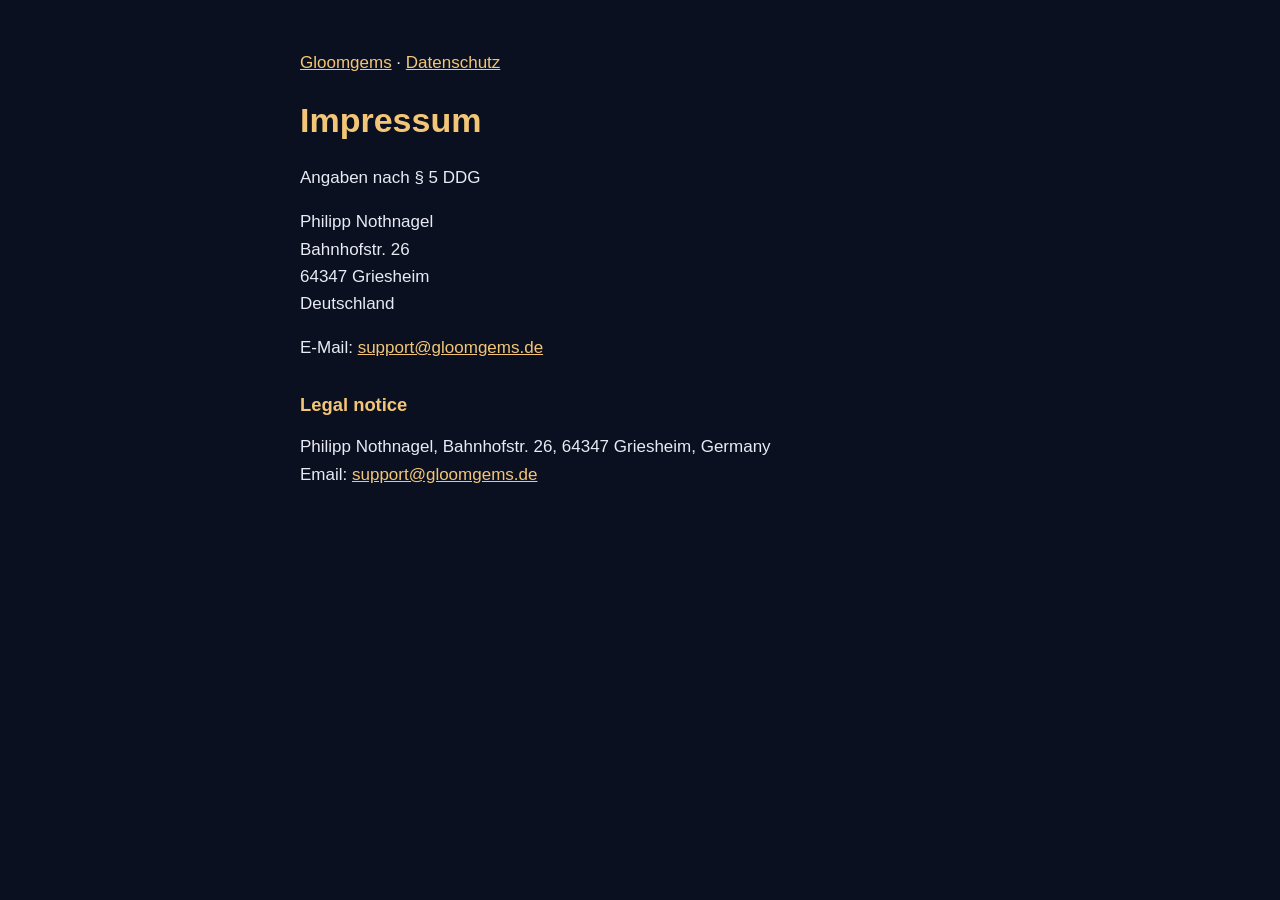
<file: impressum.html>
<!doctype html>
<html lang="de">
<head>
<meta charset="utf-8">
<meta name="viewport" content="width=device-width, initial-scale=1">
<title>Gloomgems: Impressum</title>
<link rel="stylesheet" href="style.css">
</head>
<body>
<main>
<p><a href="index.html">Gloomgems</a> · <a href="datenschutz.html">Datenschutz</a></p>

<h1>Impressum</h1>
<p>Angaben nach § 5 DDG</p>
<p>Philipp Nothnagel<br>
Bahnhofstr. 26<br>
64347 Griesheim<br>
Deutschland</p>
<p>E-Mail: <a href="mailto:support@gloomgems.de">support@gloomgems.de</a></p>

<h2>Legal notice</h2>
<p>Philipp Nothnagel, Bahnhofstr. 26, 64347 Griesheim, Germany<br>
Email: <a href="mailto:support@gloomgems.de">support@gloomgems.de</a></p>
</main>
</body>
</html>
</file>
<file: style.css>
:root {
  --bg: #0b1020;
  --panel: #141b33;
  --text: #e8eaf4;
  --muted: #a9b0cb;
  --gold: #f3c677;
}

body {
  margin: 0;
  background: var(--bg);
  color: var(--text);
  font: 17px/1.6 -apple-system, BlinkMacSystemFont, "Segoe UI", Roboto, sans-serif;
}

main {
  max-width: 680px;
  margin: 0 auto;
  padding: 32px 16px 64px;
}

h1, h2 {
  color: var(--gold);
  line-height: 1.25;
}

h2 {
  margin-top: 32px;
  font-size: 1.15rem;
}

a {
  color: var(--gold);
}

hr {
  margin: 48px 0;
  border: 0;
  border-top: 1px solid var(--panel);
}
</file>
